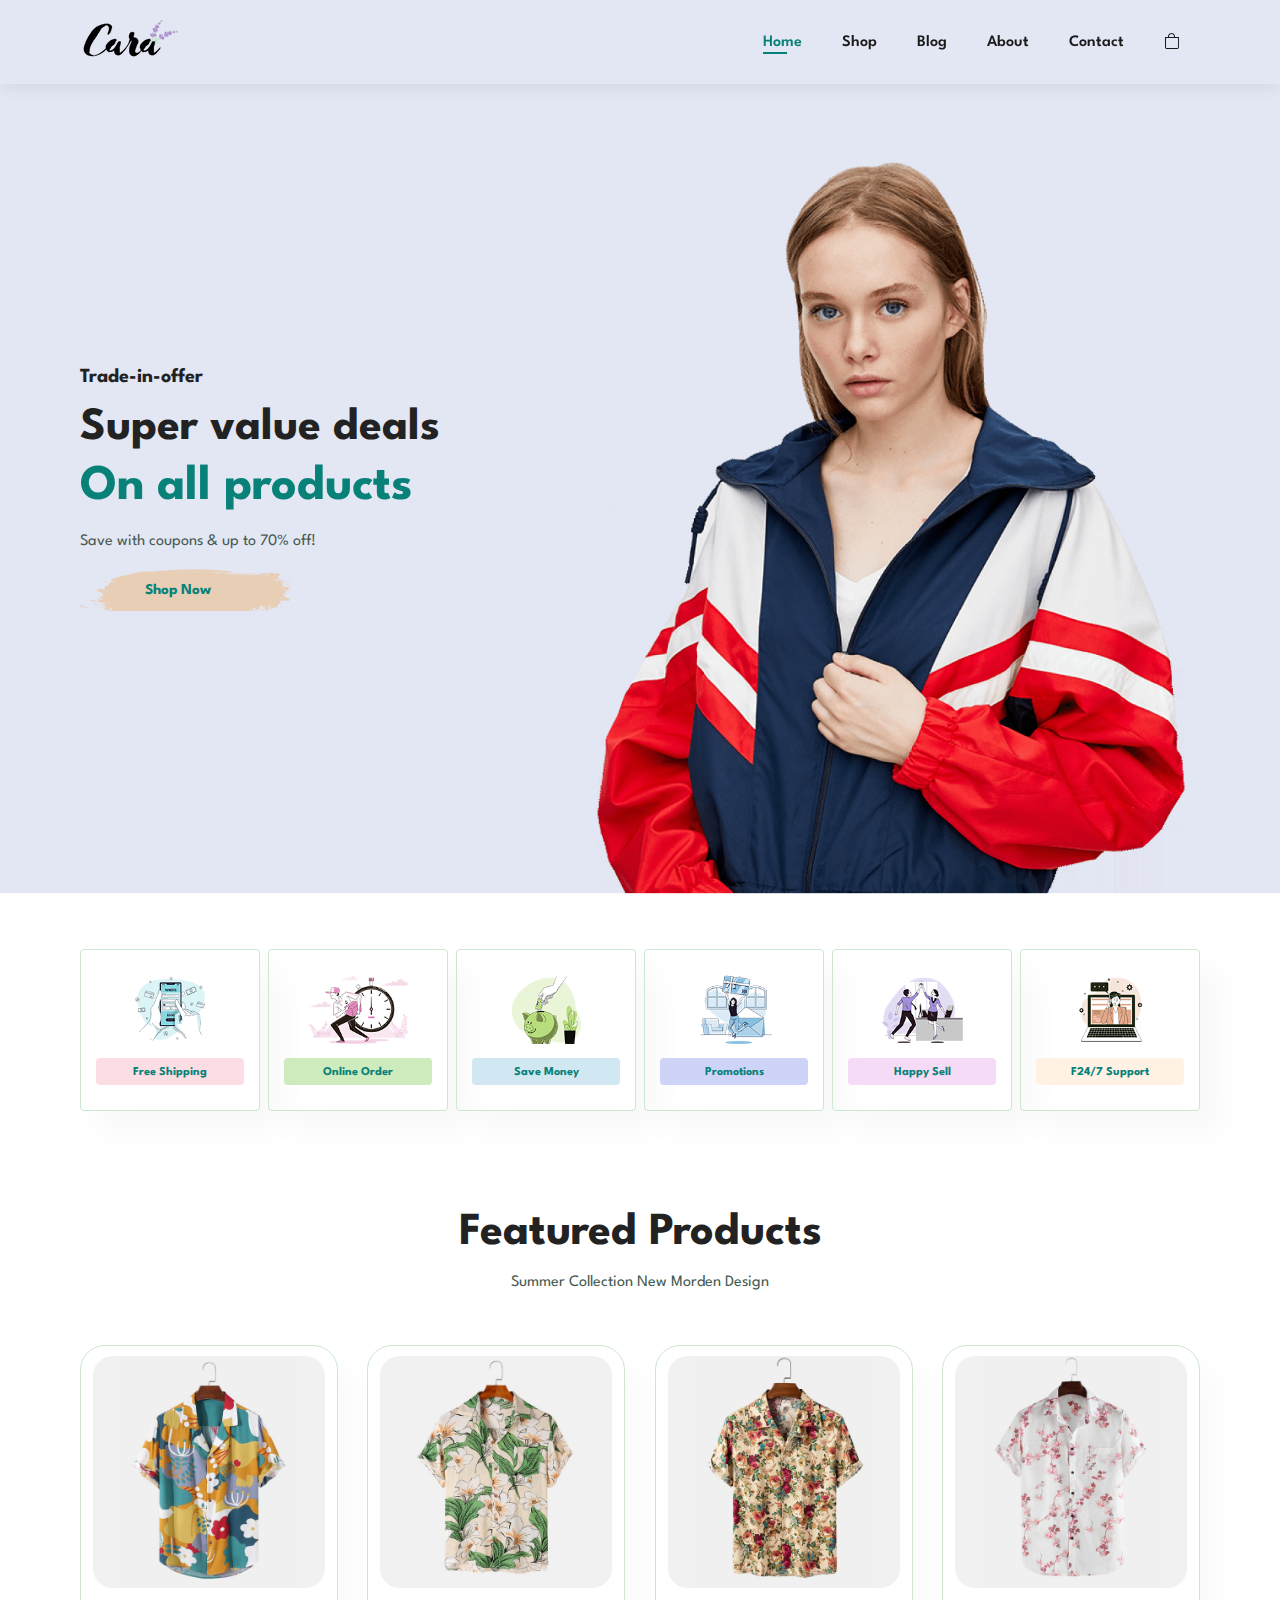
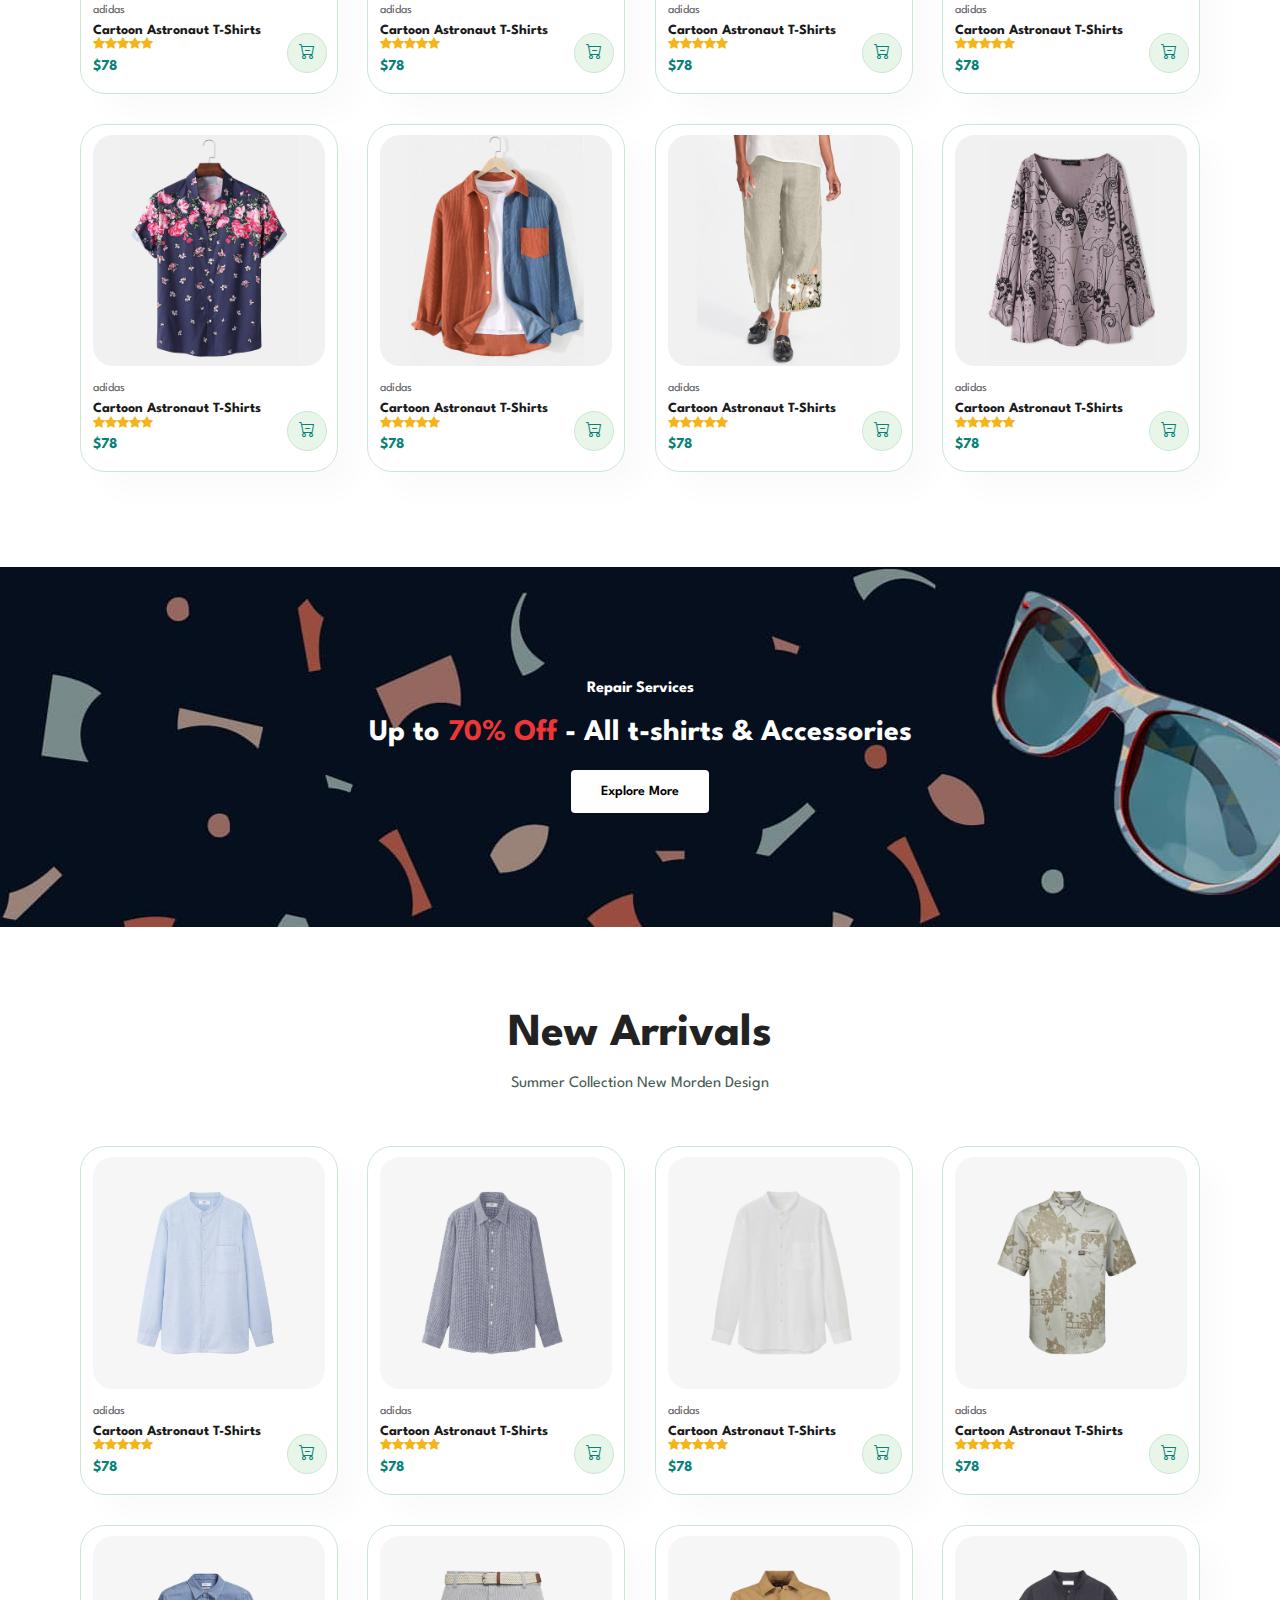
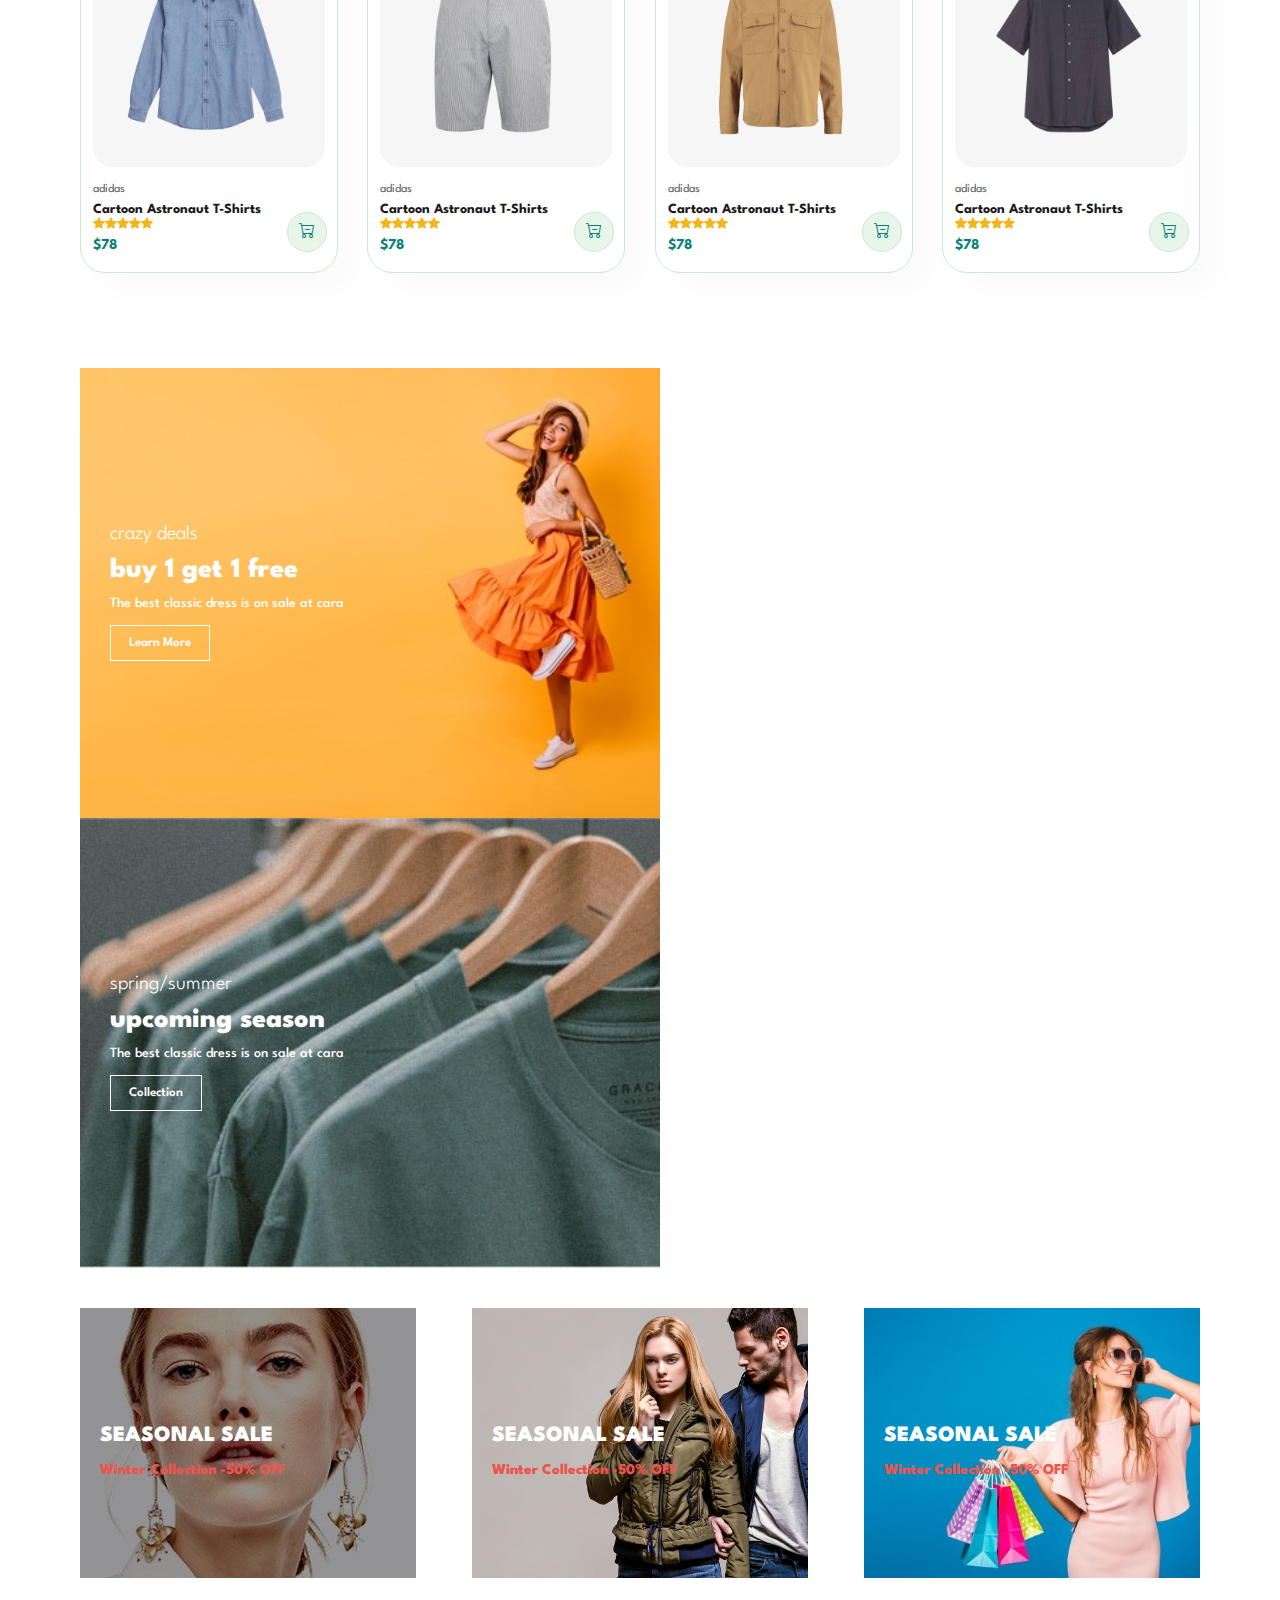
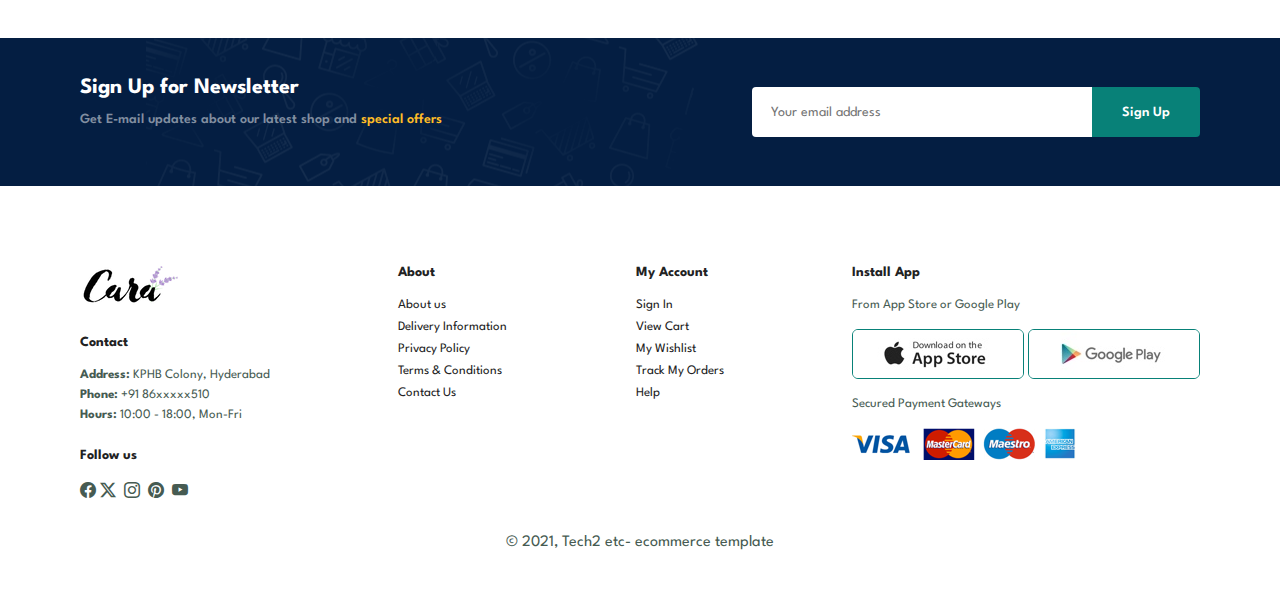
<file: index.html>
<!DOCTYPE html>
<html lang="en">
  <head>
    <meta charset="UTF-8" />
    <meta http-equiv="X-UA-Compatible" content="IE=edge" />
    <meta name="viewport" content="width=device-width, initial-scale=1.0" />
    <title>Cara</title>
    <link
      rel="stylesheet"
      href="https://cdn.jsdelivr.net/npm/bootstrap-icons@1.11.3/font/bootstrap-icons.min.css"
    />
    <link
      rel="stylesheet"
      href="https://cdnjs.cloudflare.com/ajax/libs/font-awesome/4.7.0/css/font-awesome.min.css"
    />

    <link rel="stylesheet" href="./files/style.css" />
  </head>

  <body>
    <section id="header">
      <a href="#"><img src="./files/img/logo.png" alt="" class="'logo" /></a>
      <div>
        <ul id="navbar">
          <li><a class="active" href="index.html">Home</a></li>
          <li><a href="./files/shop.html">Shop</a></li>
          <li><a href="./files/blog.html">Blog</a></li>
          <li><a href="./files/about.html">About</a></li>
          <li><a href="./files/contact.html">Contact</a></li>
          <li id="lg-bag">
            <a href="./files/cart.html"><i class="bi bi-bag"></i></a>
          </li>
          <a href="#" id="close"><i class="bi bi-x"></i></a>
        </ul>
      </div>
      <div id="mobile">
        <a href="./files/cart.html"><i class="bi bi-bag"></i></a>
        <i id="bar" class="bi bi-list"></i>
      </div>
    </section>
    <section id="hero">
      <h4>Trade-in-offer</h4>
      <h2>Super value deals</h2>
      <h1>On all products</h1>
      <p>Save with coupons & up to 70% off!</p>
      <button>Shop Now</button>
    </section>
    <section id="feature" class="section-p1">
      <div class="fe-box">
        <img src="./files/img/features/f1.png" alt="" />
        <h6>Free Shipping</h6>
      </div>
      <div class="fe-box">
        <img src="./files/img/features/f2.png" alt="" />
        <h6>Online Order</h6>
      </div>
      <div class="fe-box">
        <img src="./files/img/features/f3.png" alt="" />
        <h6>Save Money</h6>
      </div>
      <div class="fe-box">
        <img src="./files/img/features/f4.png" alt="" />
        <h6>Promotions</h6>
      </div>
      <div class="fe-box">
        <img src="./files/img/features/f5.png" alt="" />
        <h6>Happy Sell</h6>
      </div>
      <div class="fe-box">
        <img src="./files/img/features/f6.png" alt="" />
        <h6>F24/7 Support</h6>
      </div>
    </section>
    <section id="product1" class="section-p1">
      <h2>Featured Products</h2>
      <p>Summer Collection New Morden Design</p>
      <div class="pro-container">
        <div class="pro">
          <img src="./files/img/products/f1.jpg" alt="" />
          <div class="des">
            <span>adidas</span>
            <h5>Cartoon Astronaut T-Shirts</h5>
            <div class="star">
              <i class="bi bi-star-fill"></i><i class="bi bi-star-fill"></i
              ><i class="bi bi-star-fill"></i><i class="bi bi-star-fill"></i
              ><i class="bi bi-star-fill"></i>
            </div>
            <h4>$78</h4>
          </div>
          <a href="./files/sproduct.html"
            ><i class="bi bi-cart-dash cart"></i
          ></a>
        </div>
        <div class="pro">
          <img src="./files/img/products/f2.jpg" alt="" />
          <div class="des">
            <span>adidas</span>
            <h5>Cartoon Astronaut T-Shirts</h5>
            <div class="star">
              <i class="bi bi-star-fill"></i><i class="bi bi-star-fill"></i
              ><i class="bi bi-star-fill"></i><i class="bi bi-star-fill"></i
              ><i class="bi bi-star-fill"></i>
            </div>
            <h4>$78</h4>
          </div>
          <a href="#"><i class="bi bi-cart-dash cart"></i></a>
        </div>
        <div class="pro">
          <img src="./files/img/products/f3.jpg" alt="" />
          <div class="des">
            <span>adidas</span>
            <h5>Cartoon Astronaut T-Shirts</h5>
            <div class="star">
              <i class="bi bi-star-fill"></i><i class="bi bi-star-fill"></i
              ><i class="bi bi-star-fill"></i><i class="bi bi-star-fill"></i
              ><i class="bi bi-star-fill"></i>
            </div>
            <h4>$78</h4>
          </div>
          <a href="#"><i class="bi bi-cart-dash cart"></i></a>
        </div>
        <div class="pro">
          <img src="./files/img/products/f4.jpg" alt="" />
          <div class="des">
            <span>adidas</span>
            <h5>Cartoon Astronaut T-Shirts</h5>
            <div class="star">
              <i class="bi bi-star-fill"></i><i class="bi bi-star-fill"></i
              ><i class="bi bi-star-fill"></i><i class="bi bi-star-fill"></i
              ><i class="bi bi-star-fill"></i>
            </div>
            <h4>$78</h4>
          </div>
          <a href="#"><i class="bi bi-cart-dash cart"></i></a>
        </div>
        <div class="pro">
          <img src="./files/img/products/f5.jpg" alt="" />
          <div class="des">
            <span>adidas</span>
            <h5>Cartoon Astronaut T-Shirts</h5>
            <div class="star">
              <i class="bi bi-star-fill"></i><i class="bi bi-star-fill"></i
              ><i class="bi bi-star-fill"></i><i class="bi bi-star-fill"></i
              ><i class="bi bi-star-fill"></i>
            </div>
            <h4>$78</h4>
          </div>
          <a href="#"><i class="bi bi-cart-dash cart"></i></a>
        </div>
        <div class="pro">
          <img src="./files/img/products/f6.jpg" alt="" />
          <div class="des">
            <span>adidas</span>
            <h5>Cartoon Astronaut T-Shirts</h5>
            <div class="star">
              <i class="bi bi-star-fill"></i><i class="bi bi-star-fill"></i
              ><i class="bi bi-star-fill"></i><i class="bi bi-star-fill"></i
              ><i class="bi bi-star-fill"></i>
            </div>
            <h4>$78</h4>
          </div>
          <a href="#"><i class="bi bi-cart-dash cart"></i></a>
        </div>
        <div class="pro">
          <img src="./files/img/products/f7.jpg" alt="" />
          <div class="des">
            <span>adidas</span>
            <h5>Cartoon Astronaut T-Shirts</h5>
            <div class="star">
              <i class="bi bi-star-fill"></i><i class="bi bi-star-fill"></i
              ><i class="bi bi-star-fill"></i><i class="bi bi-star-fill"></i
              ><i class="bi bi-star-fill"></i>
            </div>
            <h4>$78</h4>
          </div>
          <a href="#"><i class="bi bi-cart-dash cart"></i></a>
        </div>
        <div class="pro">
          <img src="./files/img/products/f8.jpg" alt="" />
          <div class="des">
            <span>adidas</span>
            <h5>Cartoon Astronaut T-Shirts</h5>
            <div class="star">
              <i class="bi bi-star-fill"></i><i class="bi bi-star-fill"></i
              ><i class="bi bi-star-fill"></i><i class="bi bi-star-fill"></i
              ><i class="bi bi-star-fill"></i>
            </div>
            <h4>$78</h4>
          </div>
          <a href="#"><i class="bi bi-cart-dash cart"></i></a>
        </div>
      </div>
    </section>
    <section id="banner" class="section-m1">
      <h4>Repair Services</h4>
      <h2>Up to <span>70% Off</span> - All t-shirts & Accessories</h2>
      <button class="normal">Explore More</button>
    </section>
    <section id="product1" class="section-p1">
      <h2>New Arrivals</h2>
      <p>Summer Collection New Morden Design</p>
      <div class="pro-container">
        <div class="pro">
          <img src="./files/img/products/n1.jpg" alt="" />
          <div class="des">
            <span>adidas</span>
            <h5>Cartoon Astronaut T-Shirts</h5>
            <div class="star">
              <i class="bi bi-star-fill"></i><i class="bi bi-star-fill"></i
              ><i class="bi bi-star-fill"></i><i class="bi bi-star-fill"></i
              ><i class="bi bi-star-fill"></i>
            </div>
            <h4>$78</h4>
          </div>
          <a href="#"><i class="bi bi-cart-dash cart"></i></a>
        </div>
        <div class="pro">
          <img src="./files/img/products/n2.jpg" alt="" />
          <div class="des">
            <span>adidas</span>
            <h5>Cartoon Astronaut T-Shirts</h5>
            <div class="star">
              <i class="bi bi-star-fill"></i><i class="bi bi-star-fill"></i
              ><i class="bi bi-star-fill"></i><i class="bi bi-star-fill"></i
              ><i class="bi bi-star-fill"></i>
            </div>
            <h4>$78</h4>
          </div>
          <a href="#"><i class="bi bi-cart-dash cart"></i></a>
        </div>
        <div class="pro">
          <img src="./files/img/products/n3.jpg" alt="" />
          <div class="des">
            <span>adidas</span>
            <h5>Cartoon Astronaut T-Shirts</h5>
            <div class="star">
              <i class="bi bi-star-fill"></i><i class="bi bi-star-fill"></i
              ><i class="bi bi-star-fill"></i><i class="bi bi-star-fill"></i
              ><i class="bi bi-star-fill"></i>
            </div>
            <h4>$78</h4>
          </div>
          <a href="#"><i class="bi bi-cart-dash cart"></i></a>
        </div>
        <div class="pro">
          <img src="./files/img/products/n4.jpg" alt="" />
          <div class="des">
            <span>adidas</span>
            <h5>Cartoon Astronaut T-Shirts</h5>
            <div class="star">
              <i class="bi bi-star-fill"></i><i class="bi bi-star-fill"></i
              ><i class="bi bi-star-fill"></i><i class="bi bi-star-fill"></i
              ><i class="bi bi-star-fill"></i>
            </div>
            <h4>$78</h4>
          </div>
          <a href="#"><i class="bi bi-cart-dash cart"></i></a>
        </div>
        <div class="pro">
          <img src="./files/img/products/n5.jpg" alt="" />
          <div class="des">
            <span>adidas</span>
            <h5>Cartoon Astronaut T-Shirts</h5>
            <div class="star">
              <i class="bi bi-star-fill"></i><i class="bi bi-star-fill"></i
              ><i class="bi bi-star-fill"></i><i class="bi bi-star-fill"></i
              ><i class="bi bi-star-fill"></i>
            </div>
            <h4>$78</h4>
          </div>
          <a href="#"><i class="bi bi-cart-dash cart"></i></a>
        </div>
        <div class="pro">
          <img src="./files/img/products/n6.jpg" alt="" />
          <div class="des">
            <span>adidas</span>
            <h5>Cartoon Astronaut T-Shirts</h5>
            <div class="star">
              <i class="bi bi-star-fill"></i><i class="bi bi-star-fill"></i
              ><i class="bi bi-star-fill"></i><i class="bi bi-star-fill"></i
              ><i class="bi bi-star-fill"></i>
            </div>
            <h4>$78</h4>
          </div>
          <a href="#"><i class="bi bi-cart-dash cart"></i></a>
        </div>
        <div class="pro">
          <img src="./files/img/products/n7.jpg" alt="" />
          <div class="des">
            <span>adidas</span>
            <h5>Cartoon Astronaut T-Shirts</h5>
            <div class="star">
              <i class="bi bi-star-fill"></i><i class="bi bi-star-fill"></i
              ><i class="bi bi-star-fill"></i><i class="bi bi-star-fill"></i
              ><i class="bi bi-star-fill"></i>
            </div>
            <h4>$78</h4>
          </div>
          <a href="#"><i class="bi bi-cart-dash cart"></i></a>
        </div>
        <div class="pro">
          <img src="./files/img/products/n8.jpg" alt="" />
          <div class="des">
            <span>adidas</span>
            <h5>Cartoon Astronaut T-Shirts</h5>
            <div class="star">
              <i class="bi bi-star-fill"></i><i class="bi bi-star-fill"></i
              ><i class="bi bi-star-fill"></i><i class="bi bi-star-fill"></i
              ><i class="bi bi-star-fill"></i>
            </div>
            <h4>$78</h4>
          </div>
          <a href="#"><i class="bi bi-cart-dash cart"></i></a>
        </div>
      </div>
    </section>
    <section id="sm-banner" class="section-p1">
      <div class="banner-box">
        <h4>crazy deals</h4>
        <h2>buy 1 get 1 free</h2>
        <span>The best classic dress is on sale at cara</span>
        <button class="white">Learn More</button>
      </div>
      <div class="banner-box banner-box2">
        <h4>spring/summer</h4>
        <h2>upcoming season</h2>
        <span>The best classic dress is on sale at cara</span>
        <button class="white">Collection</button>
      </div>
    </section>
    <section id="banner3">
      <div class="banner-box">
        <h2>SEASONAL SALE</h2>
        <h3>Winter Collection -50% OFF</h3>
      </div>
      <div class="banner-box banner-box2">
        <h2>SEASONAL SALE</h2>
        <h3>Winter Collection -50% OFF</h3>
      </div>
      <div class="banner-box banner-box3">
        <h2>SEASONAL SALE</h2>
        <h3>Winter Collection -50% OFF</h3>
      </div>
    </section>
    <section id="newsletter" class="section-p1 section-m1">
      <div class="newstext">
        <h4>Sign Up for Newsletter</h4>
        <p>
          Get E-mail updates about our latest shop and
          <span>special offers</span>
        </p>
      </div>
      <div class="form">
        <input type="text" name="" id="" placeholder="Your email address" />
        <button class="normal">Sign Up</button>
      </div>
    </section>
    <footer class="section-p1">
      <div class="footer">
        <div class="col">
          <img class="logo" src="./files/img/logo.png" alt="" />
          <h4>Contact</h4>
          <p><strong>Address:</strong> KPHB Colony, Hyderabad</p>
          <p><strong>Phone:</strong> +91 86xxxxx510</p>
          <p><strong>Hours:</strong> 10:00 - 18:00, Mon-Fri</p>
          <div class="follow">
            <h4>Follow us</h4>
            <div class="icon">
              <i class="bi bi-facebook"></i><i class="bi bi-twitter-x"></i>
              <i class="bi bi-instagram"></i>
              <i class="bi bi-pinterest"></i>
              <i class="bi bi-youtube"></i>
            </div>
          </div>
        </div>
        <div class="col">
          <h4>About</h4>
          <a href="#">About us</a><a href="#">Delivery Information</a
          ><a href="#">Privacy Policy</a><a href="#">Terms & Conditions</a
          ><a href="#">Contact Us</a>
        </div>
        <div class="col">
          <h4>My Account</h4>
          <a href="#">Sign In</a><a href="#">View Cart</a
          ><a href="#">My Wishlist</a><a href="#">Track My Orders</a
          ><a href="#">Help</a>
        </div>
        <div class="col install">
          <h4>Install App</h4>
          <p>From App Store or Google Play</p>
          <div class="row">
            <img src="./files/img/pay/app.jpg" alt="" />
            <img src="./files/img/pay/play.jpg" alt="" />
          </div>
          <p>Secured Payment Gateways</p>
          <img src="./files/img/pay/pay.png" alt="" />
        </div>
      </div>
      <div class="copyright">
        <p>&copy; 2021, Tech2 etc- ecommerce template</p>
      </div>
    </footer>
    <script src="./files/script.js"></script>
  </body>
</html>
</file>
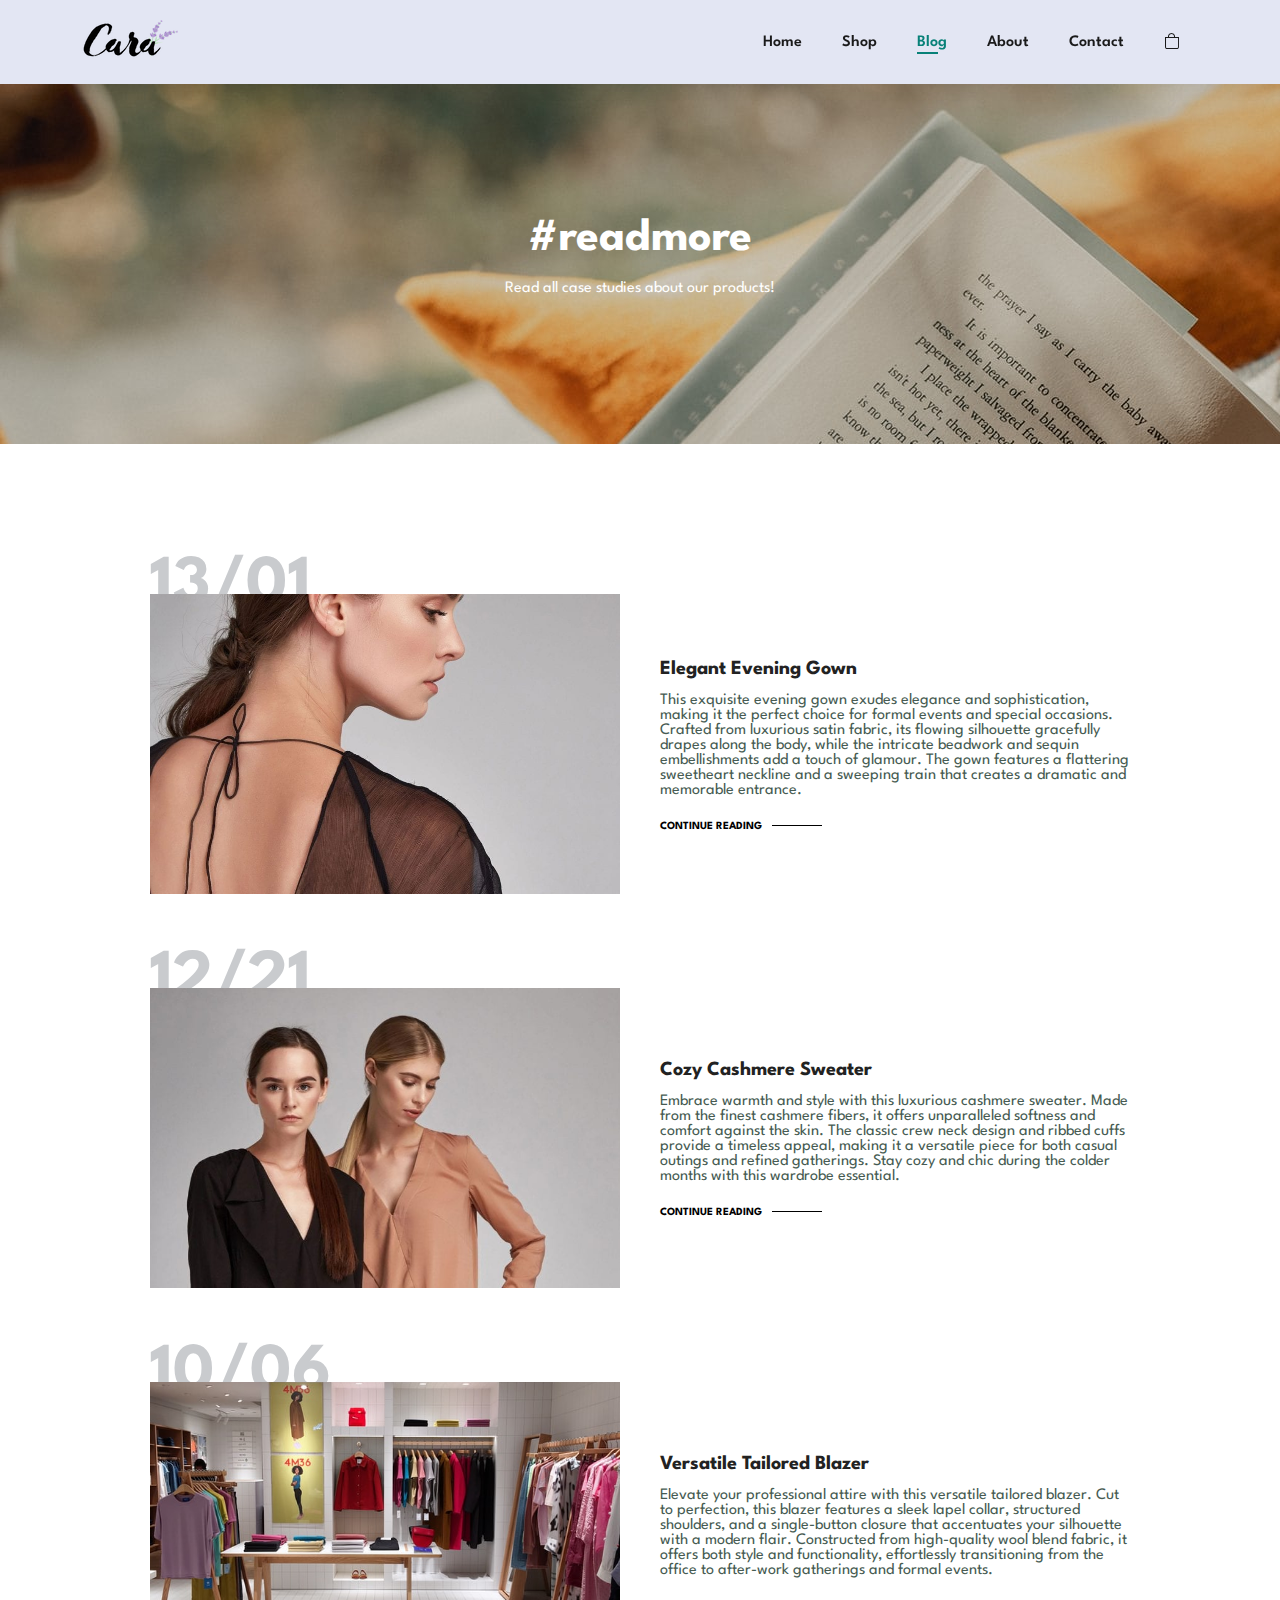
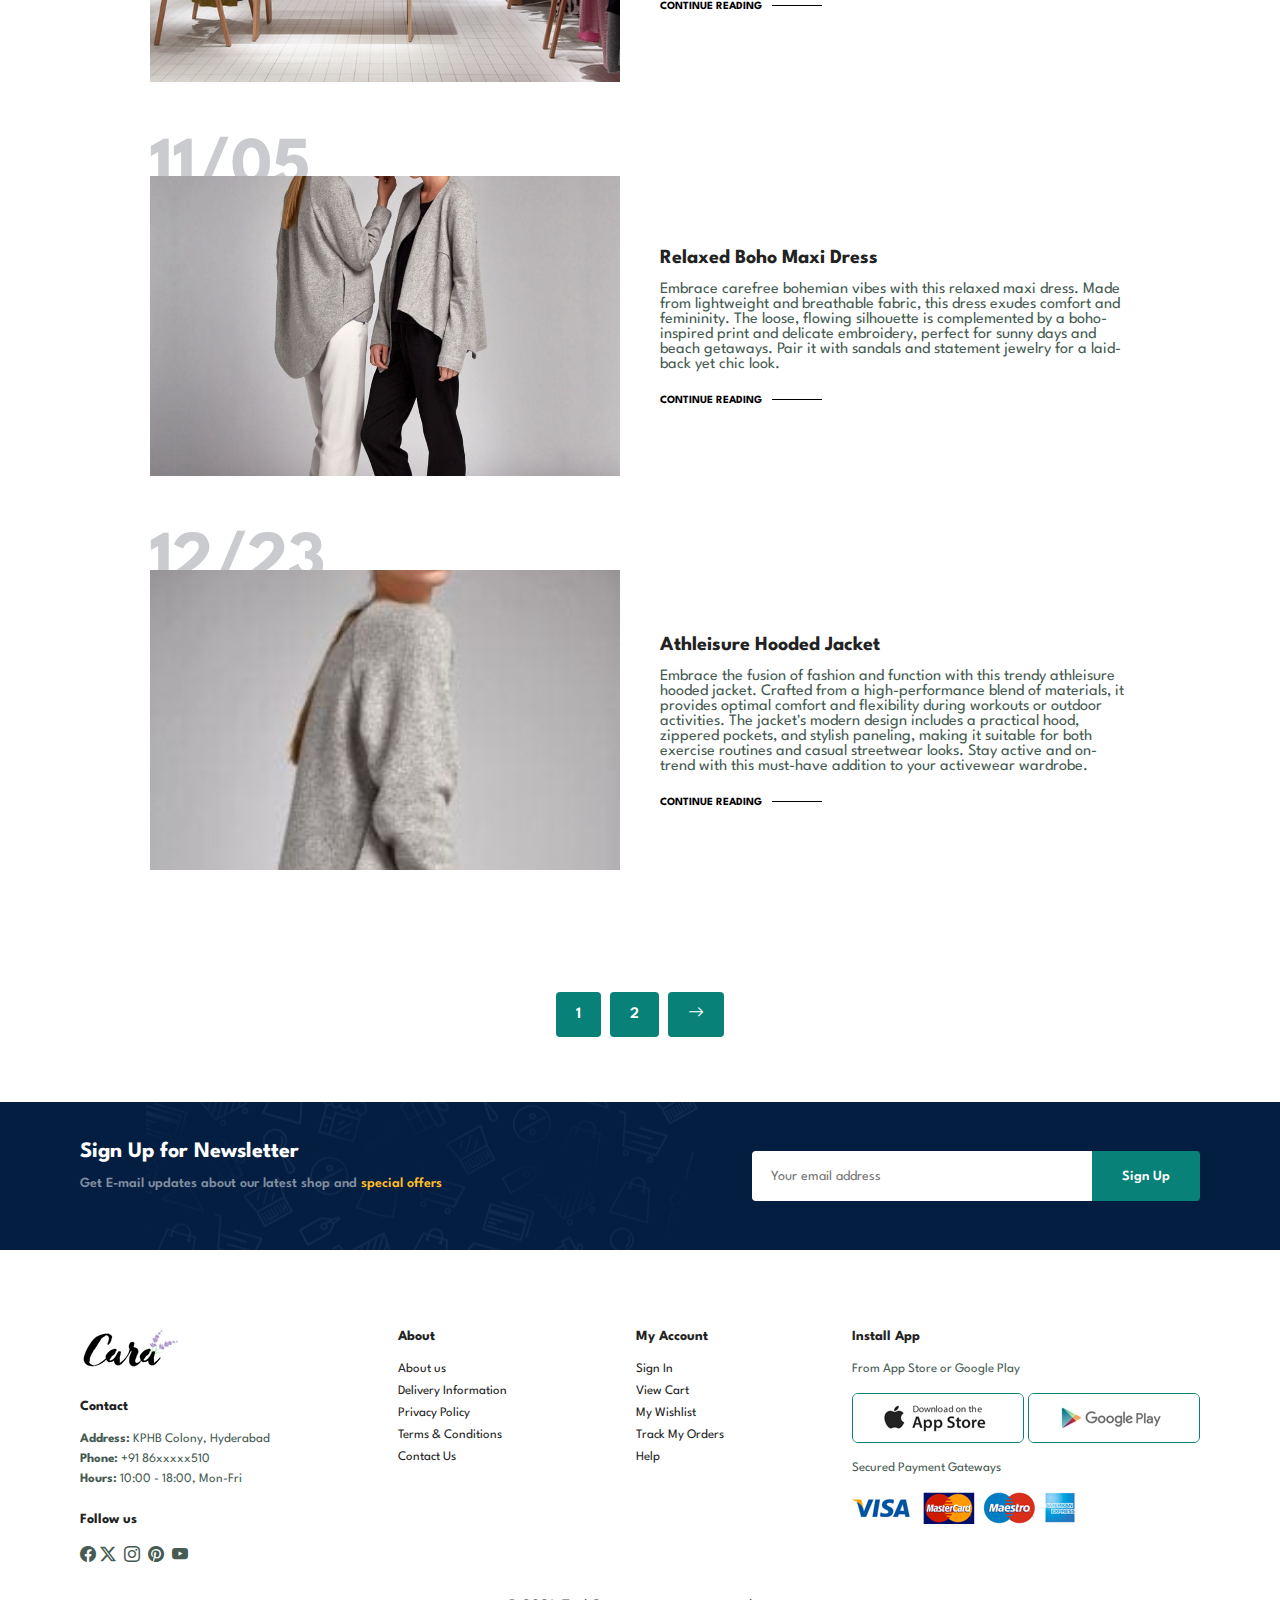
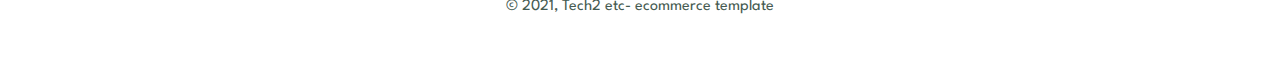
<file: files/blog.html>
<!DOCTYPE html>
<html lang="en">
  <head>
    <meta charset="UTF-8" />
    <meta http-equiv="X-UA-Compatible" content="IE=edge" />
    <meta name="viewport" content="width=device-width, initial-scale=1.0" />
    <title>Tech2etc Ecommerce Tutorial</title>
    <link
      rel="stylesheet"
      href="https://pro.fontawesome.com/releases/v5.10.0/css/all.css"
    />
    <link
      rel="stylesheet"
      href="https://cdn.jsdelivr.net/npm/bootstrap-icons@1.11.3/font/bootstrap-icons.min.css"
    />

    <link rel="stylesheet" href="style.css" />
  </head>

  <body>
    <section id="header">
      <a href="../index.html"
        ><img src="./img/logo.png" alt="logo" class="logo"
      /></a>
      <div>
        <ul id="navbar">
          <li><a href="./index.html">Home</a></li>
          <li><a href="./shop.html">Shop</a></li>
          <li><a class="active" href="./blog.html">Blog</a></li>
          <li><a href="./about.html">About</a></li>
          <li><a href="./contact.html">Contact</a></li>
          <li class="lg-bag">
            <a href="./cart.html"><i class="bi bi-bag"></i></a>
          </li>
          <a href="#" id="close"><i class="bi bi-x"></i></a>
        </ul>
      </div>
      <div id="mobile">
        <a href="./cart.html"><i class="bi bi-bag"></i></a>
        <i id="bar" class="bi bi-list"></i>
      </div>
    </section>
    <section id="page-header" class="blog-header">
      <h2>#readmore</h2>
      <p>Read all case studies about our products!</p>
    </section>
    <section id="blog">
      <div class="blog-box">
        <div class="blog-img">
          <img src="./img/blog/b1.jpg" alt="B-1" />
        </div>
        <div class="blog-details">
          <h4>Elegant Evening Gown</h4>
          <p>
            This exquisite evening gown exudes elegance and sophistication,
            making it the perfect choice for formal events and special
            occasions. Crafted from luxurious satin fabric, its flowing
            silhouette gracefully drapes along the body, while the intricate
            beadwork and sequin embellishments add a touch of glamour. The gown
            features a flattering sweetheart neckline and a sweeping train that
            creates a dramatic and memorable entrance.
          </p>
          <a href="#">CONTINUE READING</a>
        </div>
        <h1>13/01</h1>
      </div>
      <div class="blog-box">
        <div class="blog-img">
          <img src="./img/blog/b2.jpg" alt="B-2" />
        </div>
        <div class="blog-details">
          <h4>Cozy Cashmere Sweater</h4>
          <p>
            Embrace warmth and style with this luxurious cashmere sweater. Made
            from the finest cashmere fibers, it offers unparalleled softness and
            comfort against the skin. The classic crew neck design and ribbed
            cuffs provide a timeless appeal, making it a versatile piece for
            both casual outings and refined gatherings. Stay cozy and chic
            during the colder months with this wardrobe essential.
          </p>
          <a href="#">CONTINUE READING</a>
        </div>
        <h1>12/21</h1>
      </div>
      <div class="blog-box">
        <div class="blog-img">
          <img src="./img/blog/b3.jpg" alt="B-3" />
        </div>
        <div class="blog-details">
          <h4>Versatile Tailored Blazer</h4>
          <p>
            Elevate your professional attire with this versatile tailored
            blazer. Cut to perfection, this blazer features a sleek lapel
            collar, structured shoulders, and a single-button closure that
            accentuates your silhouette with a modern flair. Constructed from
            high-quality wool blend fabric, it offers both style and
            functionality, effortlessly transitioning from the office to
            after-work gatherings and formal events.
          </p>
          <a href="#">CONTINUE READING</a>
        </div>
        <h1>10/06</h1>
      </div>
      <div class="blog-box">
        <div class="blog-img">
          <img src="./img/blog/b4.jpg" alt="B-4" />
        </div>
        <div class="blog-details">
          <h4>Relaxed Boho Maxi Dress</h4>
          <p>
            Embrace carefree bohemian vibes with this relaxed maxi dress. Made
            from lightweight and breathable fabric, this dress exudes comfort
            and femininity. The loose, flowing silhouette is complemented by a
            boho-inspired print and delicate embroidery, perfect for sunny days
            and beach getaways. Pair it with sandals and statement jewelry for a
            laid-back yet chic look.
          </p>
          <a href="#">CONTINUE READING</a>
        </div>
        <h1>11/05</h1>
      </div>
      <div class="blog-box">
        <div class="blog-img">
          <img src="./img/blog/b5.jpg" alt="B-5" />
        </div>
        <div class="blog-details">
          <h4>Athleisure Hooded Jacket</h4>
          <p>
            Embrace the fusion of fashion and function with this trendy
            athleisure hooded jacket. Crafted from a high-performance blend of
            materials, it provides optimal comfort and flexibility during
            workouts or outdoor activities. The jacket's modern design includes
            a practical hood, zippered pockets, and stylish paneling, making it
            suitable for both exercise routines and casual streetwear looks.
            Stay active and on-trend with this must-have addition to your
            activewear wardrobe.
          </p>
          <a href="#">CONTINUE READING</a>
        </div>
        <h1>12/23</h1>
      </div>
    </section>
    <section id="pagination" class="section-p1">
      <a href="#">1</a>
      <a href="#">2</a>
      <a href="#"><i class="bi bi-arrow-right"></i></a>
    </section>
    <section id="newsletter" class="section-p1 section-m1">
      <div class="newstext">
        <h4>Sign Up for Newsletter</h4>
        <p>
          Get E-mail updates about our latest shop and
          <span>special offers</span>
        </p>
      </div>
      <div class="form">
        <input type="text" name="" id="" placeholder="Your email address" />
        <button class="normal">Sign Up</button>
      </div>
    </section>
    <footer class="section-p1">
      <div class="footer">
        <div class="col">
          <img class="logo" src="img/logo.png" alt="" />
          <h4>Contact</h4>
          <p><strong>Address:</strong> KPHB Colony, Hyderabad</p>
          <p><strong>Phone:</strong> +91 86xxxxx510</p>
          <p><strong>Hours:</strong> 10:00 - 18:00, Mon-Fri</p>
          <div class="follow">
            <h4>Follow us</h4>
            <div class="icon">
              <i class="bi bi-facebook"></i><i class="bi bi-twitter-x"></i>
              <i class="bi bi-instagram"></i>
              <i class="bi bi-pinterest"></i>
              <i class="bi bi-youtube"></i>
            </div>
          </div>
        </div>
        <div class="col">
          <h4>About</h4>
          <a href="#">About us</a><a href="#">Delivery Information</a
          ><a href="#">Privacy Policy</a><a href="#">Terms & Conditions</a
          ><a href="#">Contact Us</a>
        </div>
        <div class="col">
          <h4>My Account</h4>
          <a href="#">Sign In</a><a href="#">View Cart</a
          ><a href="#">My Wishlist</a><a href="#">Track My Orders</a
          ><a href="#">Help</a>
        </div>
        <div class="col install">
          <h4>Install App</h4>
          <p>From App Store or Google Play</p>
          <div class="row">
            <img src="img/pay/app.jpg" alt="" />
            <img src="img/pay/play.jpg" alt="" />
          </div>
          <p>Secured Payment Gateways</p>
          <img src="img/pay/pay.png" alt="" />
        </div>
      </div>
      <div class="copyright">
        <p>&copy; 2021, Tech2 etc- ecommerce template</p>
      </div>
    </footer>
    <script src="script.js"></script>
  </body>
</html>
</file>
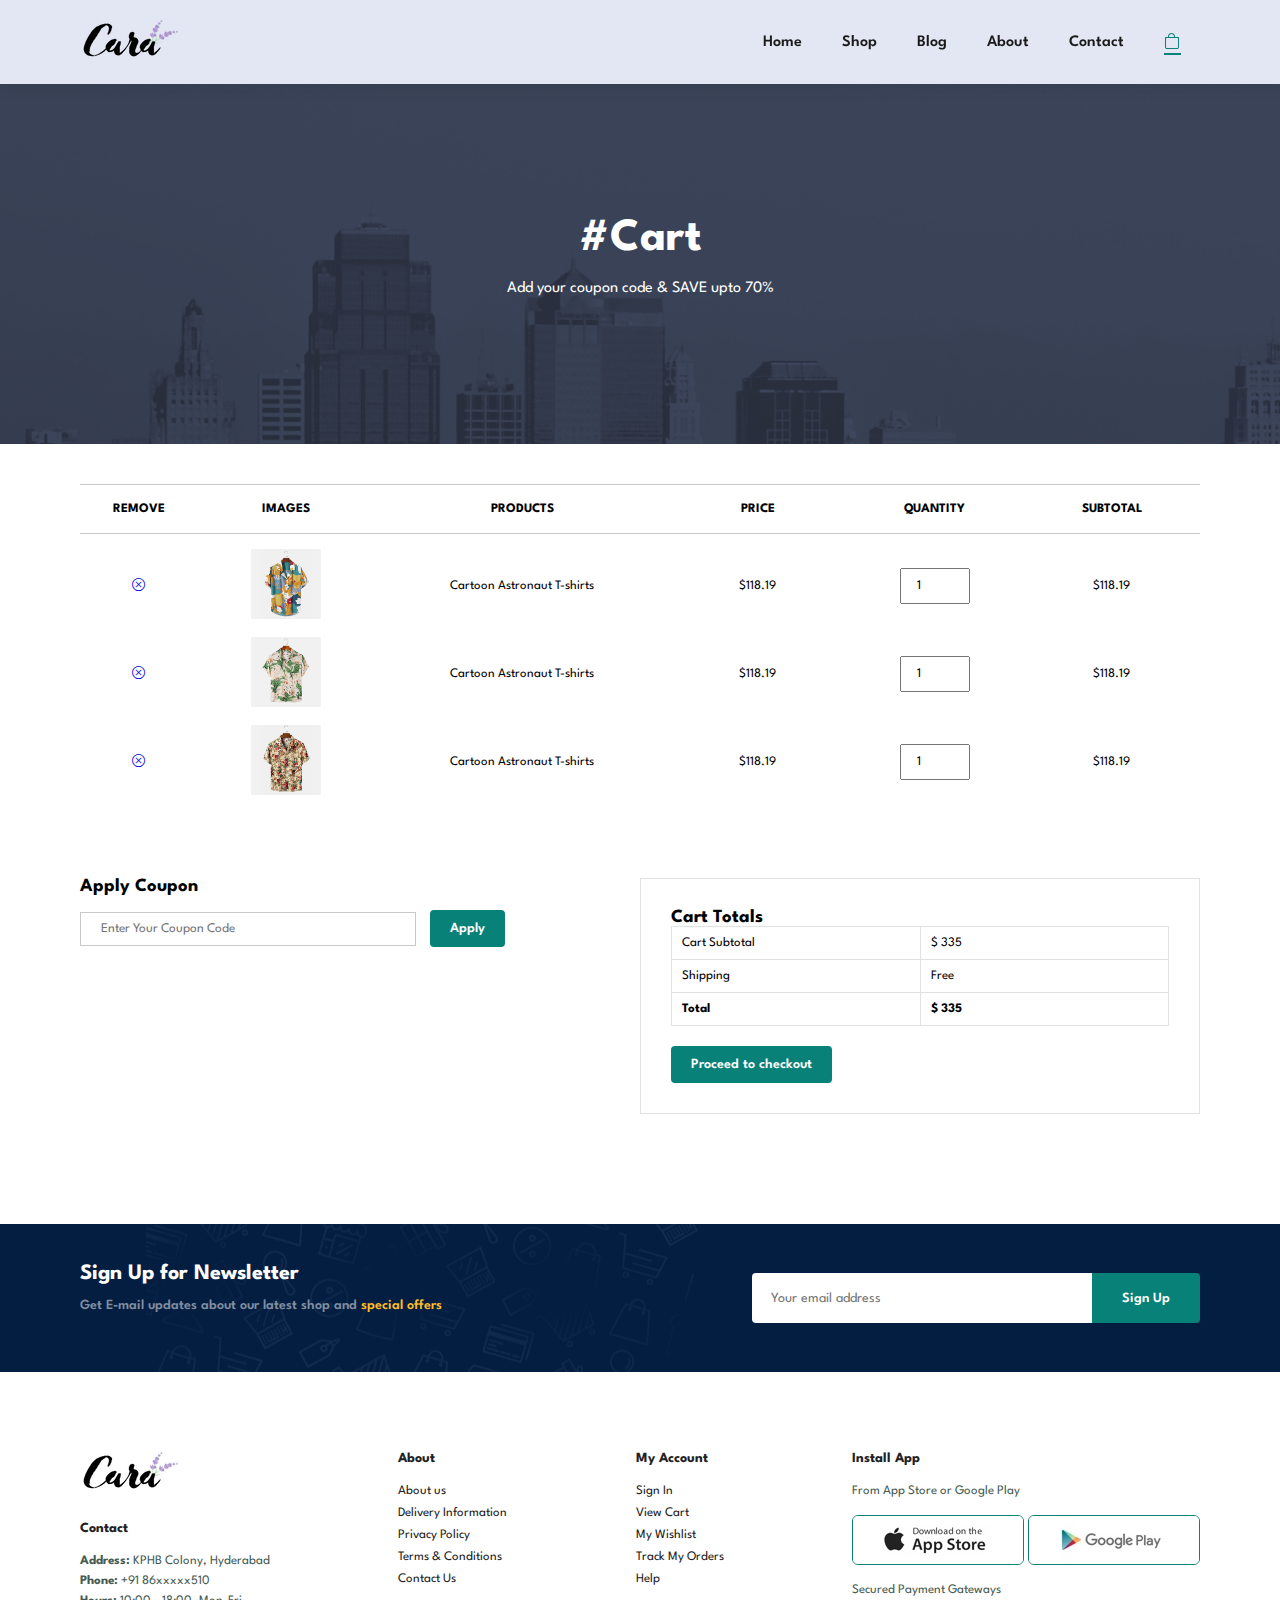
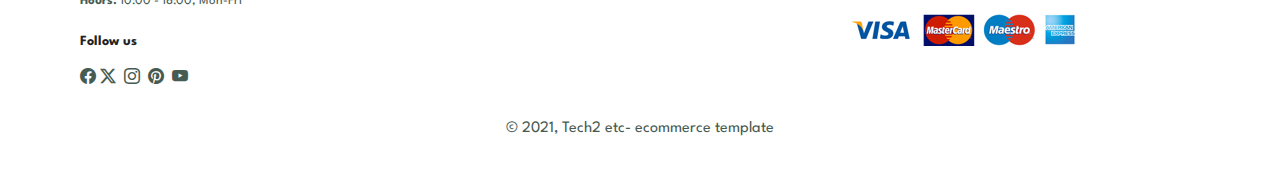
<file: files/cart.html>
<!DOCTYPE html>
<html lang="en">
  <head>
    <meta charset="UTF-8" />
    <meta http-equiv="X-UA-Compatible" content="IE=edge" />
    <meta name="viewport" content="width=device-width, initial-scale=1.0" />
    <title>Document</title>

    <link
      rel="stylesheet"
      href="https://pro.fontawesome.com/releases/v5.10.0/css/all.css"
    />
    <link
      rel="stylesheet"
      href="https://cdn.jsdelivr.net/npm/bootstrap-icons@1.11.3/font/bootstrap-icons.min.css"
    />
    <link rel="stylesheet" href="style.css" />
  </head>

  <body>
    <section id="header">
      <a href="#"><img src="img/logo.png" alt="" class="'logo" /></a>
      <div>
        <ul id="navbar">
          <li><a href="../index.html">Home</a></li>
          <li><a href="shop.html">Shop</a></li>
          <li><a href="blog.html">Blog</a></li>
          <li><a href="about.html">About</a></li>
          <li><a href="contact.html">Contact</a></li>
          <li id="lg-bag">
            <a class="active" href="cart.html"><i class="bi bi-bag"></i></a>
          </li>
          <a href="#" id="close"><i class="bi bi-x"></i></a>
        </ul>
      </div>
      <div id="mobile">
        <a href="cart.html"><i class="bi bi-bag"></i></a>
        <i id="bar" class="bi bi-list"></i>
      </div>
    </section>
    <section id="page-header" class="about-header">
      <h2>#Cart</h2>
      <p>Add your coupon code & SAVE upto 70%</p>
    </section>
    <section id="cart" class="section-p1">
      <table width="100%">
        <thead>
          <tr>
            <td>REMOVE</td>
            <td>IMAGES</td>
            <td>PRODUCTS</td>
            <td>PRICE</td>
            <td>QUANTITY</td>
            <td>SUBTOTAL</td>
          </tr>
        </thead>
        <tbody>
          <tr>
            <td>
              <a href="#"><i class="bi bi-x-circle"></i></a>
            </td>
            <td><img src="./img/products/f1.jpg" alt="P-1" /></td>
            <td>Cartoon Astronaut T-shirts</td>
            <td>$118.19</td>
            <td><input type="number" value="1" /></td>
            <td>$118.19</td>
          </tr>
          <tr>
            <td>
              <a href="#"><i class="bi bi-x-circle"></i></a>
            </td>
            <td><img src="./img/products/f2.jpg" alt="P-1" /></td>
            <td>Cartoon Astronaut T-shirts</td>
            <td>$118.19</td>
            <td><input type="number" value="1" /></td>
            <td>$118.19</td>
          </tr>
          <tr>
            <td>
              <a href="#"><i class="bi bi-x-circle"></i></a>
            </td>
            <td><img src="./img/products/f3.jpg" alt="P-1" /></td>
            <td>Cartoon Astronaut T-shirts</td>
            <td>$118.19</td>
            <td><input type="number" value="1" /></td>
            <td>$118.19</td>
          </tr>
        </tbody>
      </table>
    </section>
    <section id="cart-add" class="section-p1">
      <div id="coupon">
        <h3>Apply Coupon</h3>
        <div>
          <input type="text" placeholder="Enter Your Coupon Code" />
          <button class="normal">Apply</button>
        </div>
      </div>
      <div id="sub-total">
        <h3>Cart Totals</h3>
        <table>
          <tr>
            <td>Cart Subtotal</td>
            <td>$ 335</td>
          </tr>
          <tr>
            <td>Shipping</td>
            <td>Free</td>
          </tr>
          <tr>
            <td><strong>Total</strong></td>
            <td><strong>$ 335</strong></td>
          </tr>
        </table>
        <button class="normal">Proceed to checkout</button>
      </div>
    </section>
     </section>
    <section id="newsletter" class="section-p1 section-m1">
      <div class="newstext">
        <h4>Sign Up for Newsletter</h4>
        <p>
          Get E-mail updates about our latest shop and
          <span>special offers</span>
        </p>
      </div>
      <div class="form">
        <input type="text" name="" id="" placeholder="Your email address" />
        <button class="normal">Sign Up</button>
      </div>
    </section>
    <footer class="section-p1">
      <div class="footer">
        <div class="col">
          <img class="logo" src="img/logo.png" alt="" />
          <h4>Contact</h4>
          <p><strong>Address:</strong> KPHB Colony, Hyderabad</p>
          <p><strong>Phone:</strong> +91 86xxxxx510</p>
          <p><strong>Hours:</strong> 10:00 - 18:00, Mon-Fri</p>
          <div class="follow">
            <h4>Follow us</h4>
            <div class="icon">
              <i class="bi bi-facebook"></i><i class="bi bi-twitter-x"></i>
              <i class="bi bi-instagram"></i>
              <i class="bi bi-pinterest"></i>
              <i class="bi bi-youtube"></i>
            </div>
          </div>
        </div>
        <div class="col">
          <h4>About</h4>
          <a href="#">About us</a><a href="#">Delivery Information</a
          ><a href="#">Privacy Policy</a><a href="#">Terms & Conditions</a
          ><a href="#">Contact Us</a>
        </div>
        <div class="col">
          <h4>My Account</h4>
          <a href="#">Sign In</a><a href="#">View Cart</a
          ><a href="#">My Wishlist</a><a href="#">Track My Orders</a
          ><a href="#">Help</a>
        </div>
        <div class="col install">
          <h4>Install App</h4>
          <p>From App Store or Google Play</p>
          <div class="row">
            <img src="img/pay/app.jpg" alt="" />
            <img src="img/pay/play.jpg" alt="" />
          </div>
          <p>Secured Payment Gateways</p>
          <img src="img/pay/pay.png" alt="" />
        </div>
      </div>
      <div class="copyright">
        <p>&copy; 2021, Tech2 etc- ecommerce template</p>
      </div>
    </footer>
    <script src="script.js"></script>
  </body>
</html>
</file>
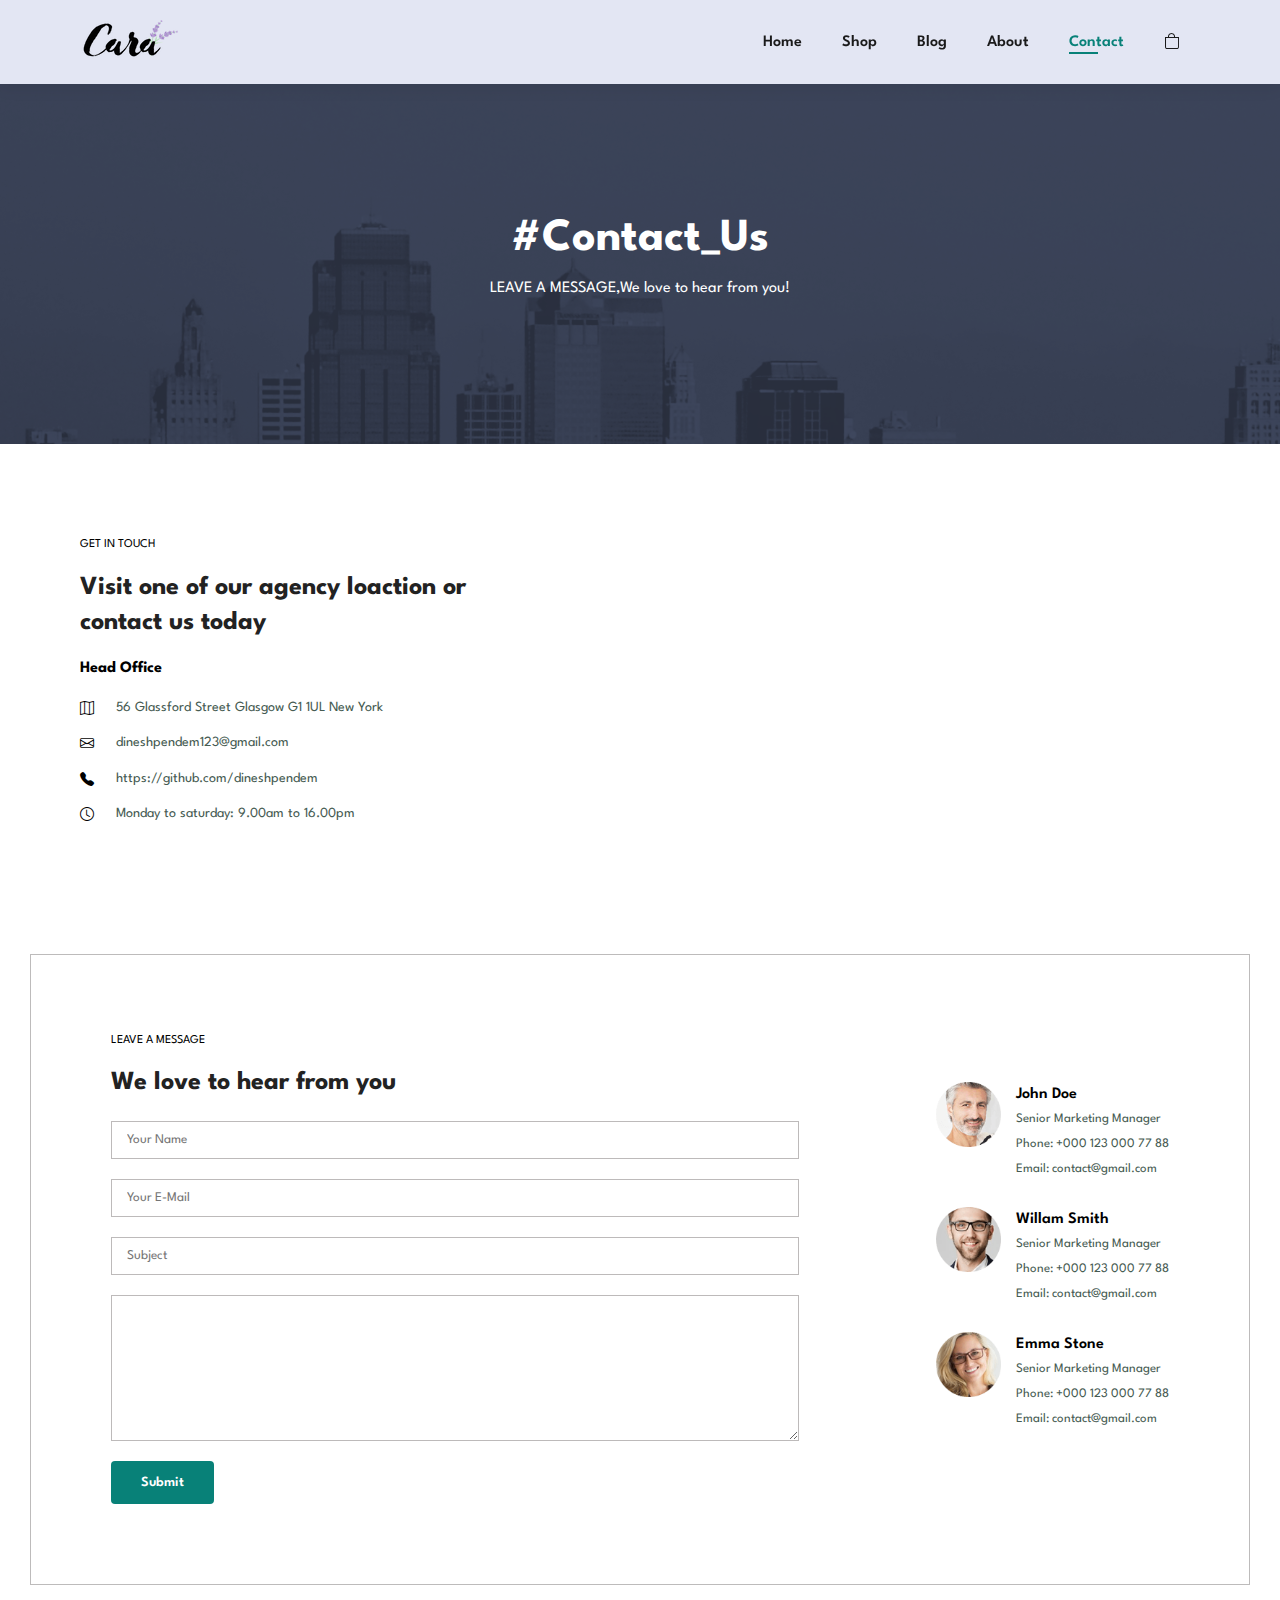
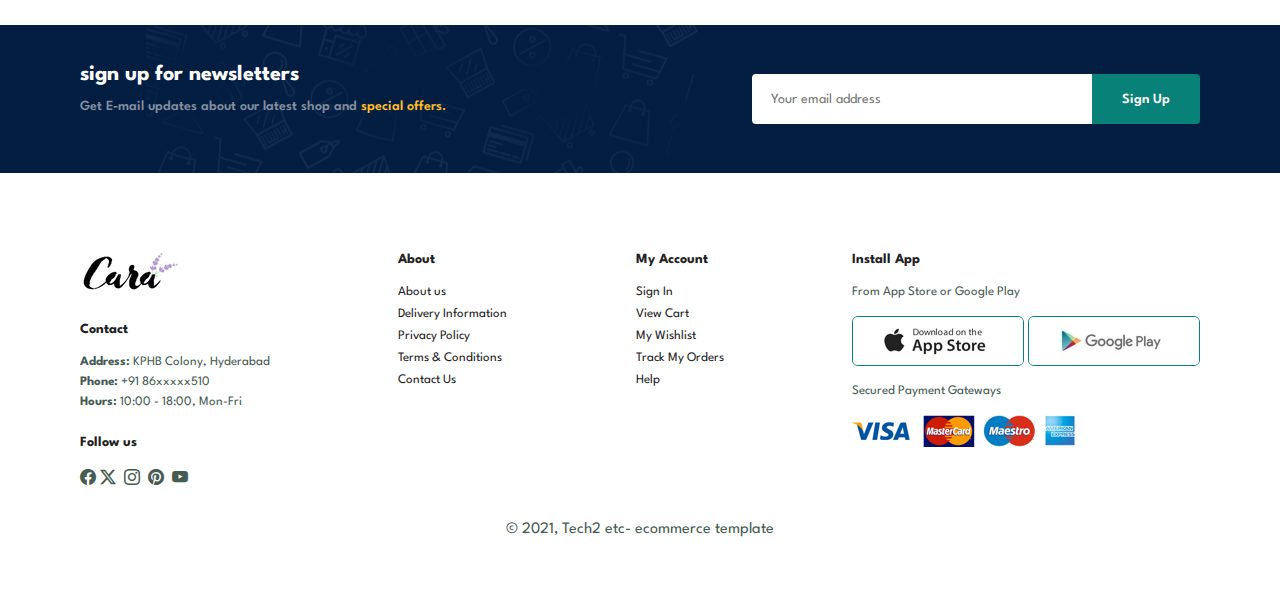
<file: files/contact.html>
<!DOCTYPE html>
<html lang="en">
  <head>
    <meta charset="UTF-8" />
    <meta http-equiv="X-UA-Compatible" content="IE=edge" />
    <meta name="viewport" content="width=device-width, initial-scale=1.0" />
    <title>Document</title>

    <link
      rel="stylesheet"
      href="https://cdn.jsdelivr.net/npm/bootstrap-icons@1.11.3/font/bootstrap-icons.min.css"
    />

    <link rel="stylesheet" href="style.css" />
  </head>

  <body>
    <section id="header">
      <a href="#"><img src="img/logo.png" alt="" class="'logo" /></a>
      <div>
        <ul id="navbar">
          <li><a href="../index.html">Home</a></li>
          <li><a href="shop.html">Shop</a></li>
          <li><a href="blog.html">Blog</a></li>
          <li><a href="about.html">About</a></li>
          <li><a class="active" href="contact.html">Contact</a></li>
          <li id="lg-bag">
            <a href="cart.html"><i class="bi bi-bag"></i></a>
          </li>
          <a href="#" id="close"><i class="bi bi-x"></i></a>
        </ul>
      </div>
      <div id="mobile">
        <a href="cart.html"><i class="bi bi-bag"></i></a>
        <i id="bar" class="bi bi-list"></i>
      </div>
    </section>
    <section id="page-header" class="about-header">
      <h2>#Contact_Us</h2>
      <p>LEAVE A MESSAGE,We love to hear from you!</p>
    </section>
    <section id="contact-details" class="section-p1">
      <div class="details">
        <span>GET IN TOUCH</span>
        <h2>Visit one of our agency loaction or contact us today</h2>
        <h3>Head Office</h3>
        <div>
          <li>
            <i class="bi bi-map"></i>
            <p>56 Glassford Street Glasgow G1 1UL New York</p>
          </li>
          <li>
            <i class="bi bi-envelope"></i>
            <p>dineshpendem123@gmail.com</p>
          </li>
          <li>
            <i class="bi bi-telephone-fill"></i>
            <p>https://github.com/dineshpendem</p>
          </li>
          <li>
            <i class="bi bi-clock"></i>
            <p>Monday to saturday: 9.00am to 16.00pm</p>
          </li>
        </div>
      </div>
      <div class="map">
        <iframe
          src="https://www.google.com/maps/embed?pb=!1m18!1m12!1m3!1d3722.434346387409!2d79.09629137487674!3d21.09524288549252!2m3!1f0!2f0!3f0!3m2!1i1024!2i768!4f13.1!3m3!1m2!1s0x3bd4bf251fb8755d%3A0x71a961efb713a4d5!2sManewada%20-%20Besa%20Rd%2C%20Manewada%2C%20Nagpur%2C%20Maharashtra!5e0!3m2!1sen!2sin!4v1690951816909!5m2!1sen!2sin"
          width="600"
          height="450"
          style="border: 0"
          allowfullscreen=""
          loading="lazy"
          referrerpolicy="no-referrer-when-downgrade"
        ></iframe>
      </div>
    </section>
    <section id="form-details">
      <form action="">
        <span>LEAVE A MESSAGE</span>
        <h2>We love to hear from you</h2>
        <input type="text" placeholder="Your Name" />
        <input type="email" placeholder="Your E-Mail" />
        <input type="text" placeholder="Subject" />
        <textarea name="" id="" cols="30" rows="10"></textarea>
        <button type="submit" class="normal">Submit</button>
      </form>
      <div class="people">
        <div>
          <img src="./img/people/1.png" alt="P-1" />
          <p>
            <span>John Doe</span> Senior Marketing Manager <br />Phone: +000 123
            000 77 88 <br />Email: contact@gmail.com
          </p>
        </div>
        <div>
          <img src="./img/people/2.png" alt="P-1" />
          <p>
            <span>Willam Smith</span> Senior Marketing Manager <br />Phone: +000
            123 000 77 88 <br />Email: contact@gmail.com
          </p>
        </div>
        <div>
          <img src="./img/people/3.png" alt="P-1" />
          <p>
            <span>Emma Stone</span> Senior Marketing Manager <br />Phone: +000
            123 000 77 88 <br />Email: contact@gmail.com
          </p>
        </div>
      </div>
    </section>
    <section id="newsletter" class="section-p1 section-m1">
      <div class="newstext">
        <h4>sign up for newsletters</h4>
        <p>
          Get E-mail updates about our latest shop and
          <span>special offers.</span>
        </p>
      </div>
      <div class="form">
        <input type="text" placeholder="Your email address" />
        <button class="normal">Sign Up</button>
      </div>
    </section>
    <footer class="section-p1">
      <div class="footer">
        <div class="col">
          <img class="logo" src="img/logo.png" alt="" />
          <h4>Contact</h4>
          <p><strong>Address:</strong> KPHB Colony, Hyderabad</p>
          <p><strong>Phone:</strong> +91 86xxxxx510</p>
          <p><strong>Hours:</strong> 10:00 - 18:00, Mon-Fri</p>
          <div class="follow">
            <h4>Follow us</h4>
            <div class="icon">
              <i class="bi bi-facebook"></i><i class="bi bi-twitter-x"></i>
              <i class="bi bi-instagram"></i>
              <i class="bi bi-pinterest"></i>
              <i class="bi bi-youtube"></i>
            </div>
          </div>
        </div>
        <div class="col">
          <h4>About</h4>
          <a href="#">About us</a><a href="#">Delivery Information</a
          ><a href="#">Privacy Policy</a><a href="#">Terms & Conditions</a
          ><a href="#">Contact Us</a>
        </div>
        <div class="col">
          <h4>My Account</h4>
          <a href="#">Sign In</a><a href="#">View Cart</a
          ><a href="#">My Wishlist</a><a href="#">Track My Orders</a
          ><a href="#">Help</a>
        </div>
        <div class="col install">
          <h4>Install App</h4>
          <p>From App Store or Google Play</p>
          <div class="row">
            <img src="img/pay/app.jpg" alt="" />
            <img src="img/pay/play.jpg" alt="" />
          </div>
          <p>Secured Payment Gateways</p>
          <img src="img/pay/pay.png" alt="" />
        </div>
      </div>
      <div class="copyright">
        <p>&copy; 2021, Tech2 etc- ecommerce template</p>
      </div>
    </footer>
    <script src="script.js"></script>
  </body>
</html>
</file>
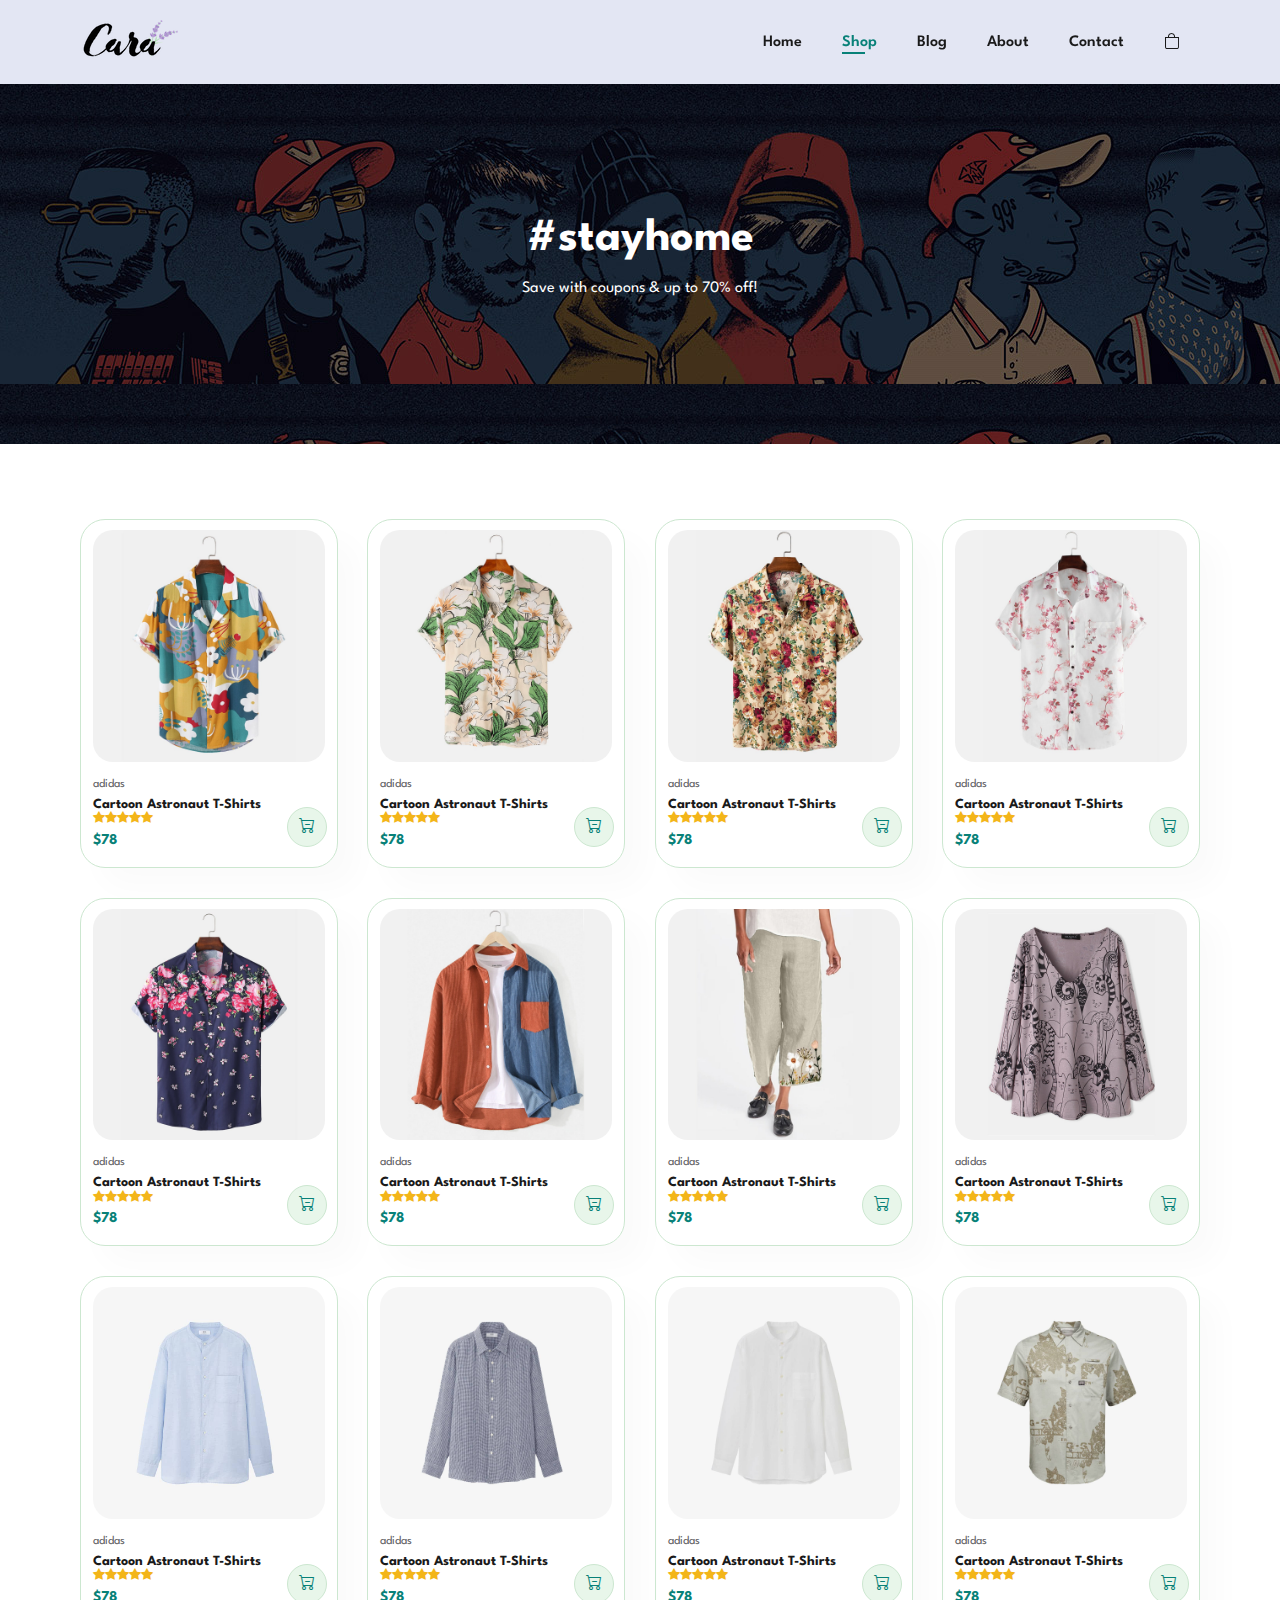
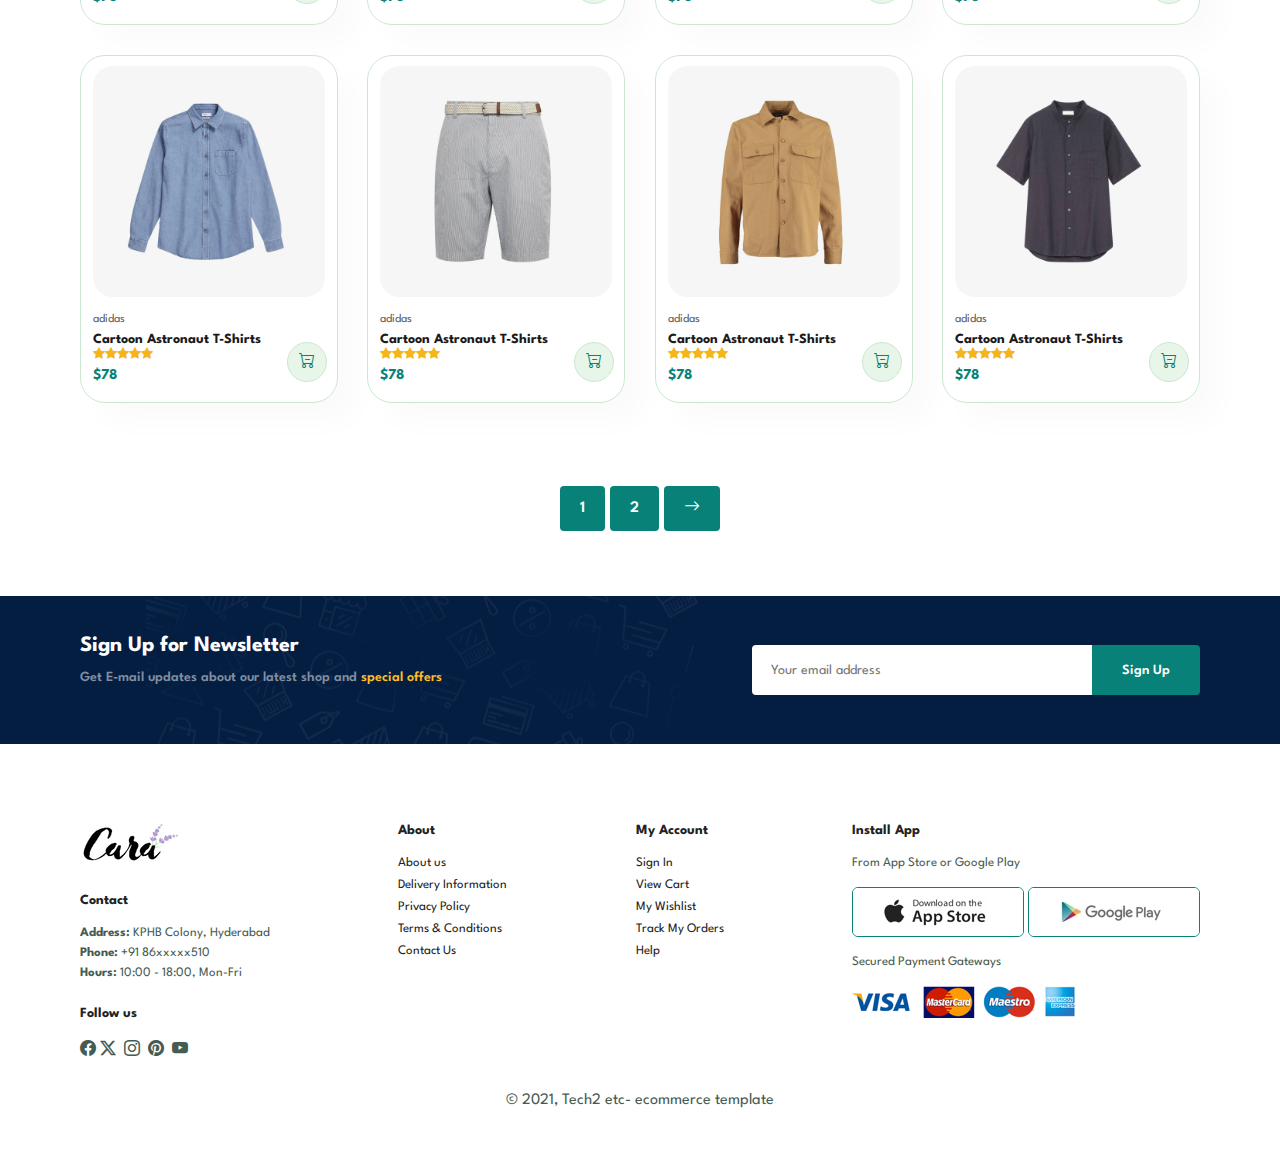
<file: files/shop.html>
<!DOCTYPE html>
<html lang="en">
  <head>
    <meta charset="UTF-8" />
    <meta http-equiv="X-UA-Compatible" content="IE=edge" />
    <meta name="viewport" content="width=device-width, initial-scale=1.0" />
    <title>Tech2etc Ecommerce Tutorial</title>
    <link
      rel="stylesheet"
      href="https://cdn.jsdelivr.net/npm/bootstrap-icons@1.11.3/font/bootstrap-icons.min.css"
    />
    <link
      rel="stylesheet"
      href="https://pro.fontawesome.com/releases/v5.10.0/css/all.css"
    />

    <link rel="stylesheet" href="style.css" />
  </head>

  <body>
    <section id="header">
      <a href="#"><img src="img/logo.png" alt="" class="'logo" /></a>
      <div>
        <ul id="navbar">
          <li><a href="../index.html">Home</a></li>
          <li><a class="active" href="shop.html">Shop</a></li>
          <li><a href="blog.html">Blog</a></li>
          <li><a href="about.html">About</a></li>
          <li><a href="contact.html">Contact</a></li>
          <li id="lg-bag">
            <a href="cart.html"><i class="bi bi-bag"></i></a>
          </li>
          <a href="#" id="close"><i class="bi bi-x"></i></a>
        </ul>
      </div>
      <div id="mobile">
        <a href="cart.html"><i class="bi bi-bag"></i></a>
        <i id="bar" class="bi bi-list"></i>
      </div>
    </section>
    <section id="page-header">
      <h2>#stayhome</h2>

      <p>Save with coupons & up to 70% off!</p>
    </section>
    <section id="product1" class="section-p1">
      <div class="pro-container">
        <div class="pro" onclick="window.location.href='sproduct.html'">
          <img src="img/products/f1.jpg" alt="" />
          <div class="des">
            <span>adidas</span>
            <h5>Cartoon Astronaut T-Shirts</h5>
            <div class="star">
              <i class="bi bi-star-fill"></i><i class="bi bi-star-fill"></i
              ><i class="bi bi-star-fill"></i><i class="bi bi-star-fill"></i
              ><i class="bi bi-star-fill"></i>
            </div>
            <h4>$78</h4>
          </div>
          <a href="#"><i class="bi bi-cart-dash cart"></i></a>
        </div>
        <div class="pro">
          <img src="img/products/f2.jpg" alt="" />
          <div class="des">
            <span>adidas</span>
            <h5>Cartoon Astronaut T-Shirts</h5>
            <div class="star">
              <i class="bi bi-star-fill"></i><i class="bi bi-star-fill"></i
              ><i class="bi bi-star-fill"></i><i class="bi bi-star-fill"></i
              ><i class="bi bi-star-fill"></i>
            </div>
            <h4>$78</h4>
          </div>
          <a href="#"><i class="bi bi-cart-dash cart"></i></a>
        </div>
        <div class="pro">
          <img src="img/products/f3.jpg" alt="" />
          <div class="des">
            <span>adidas</span>
            <h5>Cartoon Astronaut T-Shirts</h5>
            <div class="star">
              <i class="bi bi-star-fill"></i><i class="bi bi-star-fill"></i
              ><i class="bi bi-star-fill"></i><i class="bi bi-star-fill"></i
              ><i class="bi bi-star-fill"></i>
            </div>
            <h4>$78</h4>
          </div>
          <a href="#"><i class="bi bi-cart-dash cart"></i></a>
        </div>
        <div class="pro">
          <img src="img/products/f4.jpg" alt="" />
          <div class="des">
            <span>adidas</span>
            <h5>Cartoon Astronaut T-Shirts</h5>
            <div class="star">
              <i class="bi bi-star-fill"></i><i class="bi bi-star-fill"></i
              ><i class="bi bi-star-fill"></i><i class="bi bi-star-fill"></i
              ><i class="bi bi-star-fill"></i>
            </div>
            <h4>$78</h4>
          </div>
          <a href="#"><i class="bi bi-cart-dash cart"></i></a>
        </div>
        <div class="pro">
          <img src="img/products/f5.jpg" alt="" />
          <div class="des">
            <span>adidas</span>
            <h5>Cartoon Astronaut T-Shirts</h5>
            <div class="star">
              <i class="bi bi-star-fill"></i><i class="bi bi-star-fill"></i
              ><i class="bi bi-star-fill"></i><i class="bi bi-star-fill"></i
              ><i class="bi bi-star-fill"></i>
            </div>
            <h4>$78</h4>
          </div>
          <a href="#"><i class="bi bi-cart-dash cart"></i></a>
        </div>
        <div class="pro">
          <img src="img/products/f6.jpg" alt="" />
          <div class="des">
            <span>adidas</span>
            <h5>Cartoon Astronaut T-Shirts</h5>
            <div class="star">
              <i class="bi bi-star-fill"></i><i class="bi bi-star-fill"></i
              ><i class="bi bi-star-fill"></i><i class="bi bi-star-fill"></i
              ><i class="bi bi-star-fill"></i>
            </div>
            <h4>$78</h4>
          </div>
          <a href="#"><i class="bi bi-cart-dash cart"></i></a>
        </div>
        <div class="pro">
          <img src="img/products/f7.jpg" alt="" />
          <div class="des">
            <span>adidas</span>
            <h5>Cartoon Astronaut T-Shirts</h5>
            <div class="star">
              <i class="bi bi-star-fill"></i><i class="bi bi-star-fill"></i
              ><i class="bi bi-star-fill"></i><i class="bi bi-star-fill"></i
              ><i class="bi bi-star-fill"></i>
            </div>
            <h4>$78</h4>
          </div>
          <a href="#"><i class="bi bi-cart-dash cart"></i></a>
        </div>
        <div class="pro">
          <img src="img/products/f8.jpg" alt="" />
          <div class="des">
            <span>adidas</span>
            <h5>Cartoon Astronaut T-Shirts</h5>
            <div class="star">
              <i class="bi bi-star-fill"></i><i class="bi bi-star-fill"></i
              ><i class="bi bi-star-fill"></i><i class="bi bi-star-fill"></i
              ><i class="bi bi-star-fill"></i>
            </div>
            <h4>$78</h4>
          </div>
          <a href="#"><i class="bi bi-cart-dash cart"></i></a>
        </div>
        <div class="pro">
          <img src="img/products/n1.jpg" alt="" />
          <div class="des">
            <span>adidas</span>
            <h5>Cartoon Astronaut T-Shirts</h5>
            <div class="star">
              <i class="bi bi-star-fill"></i><i class="bi bi-star-fill"></i
              ><i class="bi bi-star-fill"></i><i class="bi bi-star-fill"></i
              ><i class="bi bi-star-fill"></i>
            </div>
            <h4>$78</h4>
          </div>
          <a href="#"><i class="bi bi-cart-dash cart"></i></a>
        </div>
        <div class="pro">
          <img src="img/products/n2.jpg" alt="" />
          <div class="des">
            <span>adidas</span>
            <h5>Cartoon Astronaut T-Shirts</h5>
            <div class="star">
              <i class="bi bi-star-fill"></i><i class="bi bi-star-fill"></i
              ><i class="bi bi-star-fill"></i><i class="bi bi-star-fill"></i
              ><i class="bi bi-star-fill"></i>
            </div>
            <h4>$78</h4>
          </div>
          <a href="#"><i class="bi bi-cart-dash cart"></i></a>
        </div>
        <div class="pro">
          <img src="img/products/n3.jpg" alt="" />
          <div class="des">
            <span>adidas</span>
            <h5>Cartoon Astronaut T-Shirts</h5>
            <div class="star">
              <i class="bi bi-star-fill"></i><i class="bi bi-star-fill"></i
              ><i class="bi bi-star-fill"></i><i class="bi bi-star-fill"></i
              ><i class="bi bi-star-fill"></i>
            </div>
            <h4>$78</h4>
          </div>
          <a href="#"><i class="bi bi-cart-dash cart"></i></a>
        </div>
        <div class="pro">
          <img src="img/products/n4.jpg" alt="" />
          <div class="des">
            <span>adidas</span>
            <h5>Cartoon Astronaut T-Shirts</h5>
            <div class="star">
              <i class="bi bi-star-fill"></i><i class="bi bi-star-fill"></i
              ><i class="bi bi-star-fill"></i><i class="bi bi-star-fill"></i
              ><i class="bi bi-star-fill"></i>
            </div>
            <h4>$78</h4>
          </div>
          <a href="#"><i class="bi bi-cart-dash cart"></i></a>
        </div>
        <div class="pro">
          <img src="img/products/n5.jpg" alt="" />
          <div class="des">
            <span>adidas</span>
            <h5>Cartoon Astronaut T-Shirts</h5>
            <div class="star">
              <i class="bi bi-star-fill"></i><i class="bi bi-star-fill"></i
              ><i class="bi bi-star-fill"></i><i class="bi bi-star-fill"></i
              ><i class="bi bi-star-fill"></i>
            </div>
            <h4>$78</h4>
          </div>
          <a href="#"><i class="bi bi-cart-dash cart"></i></a>
        </div>
        <div class="pro">
          <img src="img/products/n6.jpg" alt="" />
          <div class="des">
            <span>adidas</span>
            <h5>Cartoon Astronaut T-Shirts</h5>
            <div class="star">
              <i class="bi bi-star-fill"></i><i class="bi bi-star-fill"></i
              ><i class="bi bi-star-fill"></i><i class="bi bi-star-fill"></i
              ><i class="bi bi-star-fill"></i>
            </div>
            <h4>$78</h4>
          </div>
          <a href="#"><i class="bi bi-cart-dash cart"></i></a>
        </div>
        <div class="pro">
          <img src="img/products/n7.jpg" alt="" />
          <div class="des">
            <span>adidas</span>
            <h5>Cartoon Astronaut T-Shirts</h5>
            <div class="star">
              <i class="bi bi-star-fill"></i><i class="bi bi-star-fill"></i
              ><i class="bi bi-star-fill"></i><i class="bi bi-star-fill"></i
              ><i class="bi bi-star-fill"></i>
            </div>
            <h4>$78</h4>
          </div>
          <a href="#"><i class="bi bi-cart-dash cart"></i></a>
        </div>
        <div class="pro">
          <img src="img/products/n8.jpg" alt="" />
          <div class="des">
            <span>adidas</span>
            <h5>Cartoon Astronaut T-Shirts</h5>
            <div class="star">
              <i class="bi bi-star-fill"></i><i class="bi bi-star-fill"></i
              ><i class="bi bi-star-fill"></i><i class="bi bi-star-fill"></i
              ><i class="bi bi-star-fill"></i>
            </div>
            <h4>$78</h4>
          </div>
          <a href="#"><i class="bi bi-cart-dash cart"></i></a>
        </div>
      </div>
    </section>
    <section id="pagination" class="section-p1">
      <a href="#">1</a><a href="#">2</a
      ><a href="#"><i class="bi bi-arrow-right"></i></a>
    </section>
    <section id="newsletter" class="section-p1 section-m1">
      <div class="newstext">
        <h4>Sign Up for Newsletter</h4>
        <p>
          Get E-mail updates about our latest shop and
          <span>special offers</span>
        </p>
      </div>
      <div class="form">
        <input type="text" name="" id="" placeholder="Your email address" />
        <button class="normal">Sign Up</button>
      </div>
    </section>
    <footer class="section-p1">
      <div class="footer">
        <div class="col">
          <img class="logo" src="img/logo.png" alt="" />
          <h4>Contact</h4>
          <p><strong>Address:</strong> KPHB Colony, Hyderabad</p>
          <p><strong>Phone:</strong> +91 86xxxxx510</p>
          <p><strong>Hours:</strong> 10:00 - 18:00, Mon-Fri</p>
          <div class="follow">
            <h4>Follow us</h4>
            <div class="icon">
              <i class="bi bi-facebook"></i><i class="bi bi-twitter-x"></i>
              <i class="bi bi-instagram"></i>
              <i class="bi bi-pinterest"></i>
              <i class="bi bi-youtube"></i>
            </div>
          </div>
        </div>
        <div class="col">
          <h4>About</h4>
          <a href="#">About us</a><a href="#">Delivery Information</a
          ><a href="#">Privacy Policy</a><a href="#">Terms & Conditions</a
          ><a href="#">Contact Us</a>
        </div>
        <div class="col">
          <h4>My Account</h4>
          <a href="#">Sign In</a><a href="#">View Cart</a
          ><a href="#">My Wishlist</a><a href="#">Track My Orders</a
          ><a href="#">Help</a>
        </div>
        <div class="col install">
          <h4>Install App</h4>
          <p>From App Store or Google Play</p>
          <div class="row">
            <img src="img/pay/app.jpg" alt="" />
            <img src="img/pay/play.jpg" alt="" />
          </div>
          <p>Secured Payment Gateways</p>
          <img src="img/pay/pay.png" alt="" />
        </div>
      </div>
      <div class="copyright">
        <p>&copy; 2021, Tech2 etc- ecommerce template</p>
      </div>
    </footer>
    <script src="script.js"></script>
  </body>
</html>
</file>
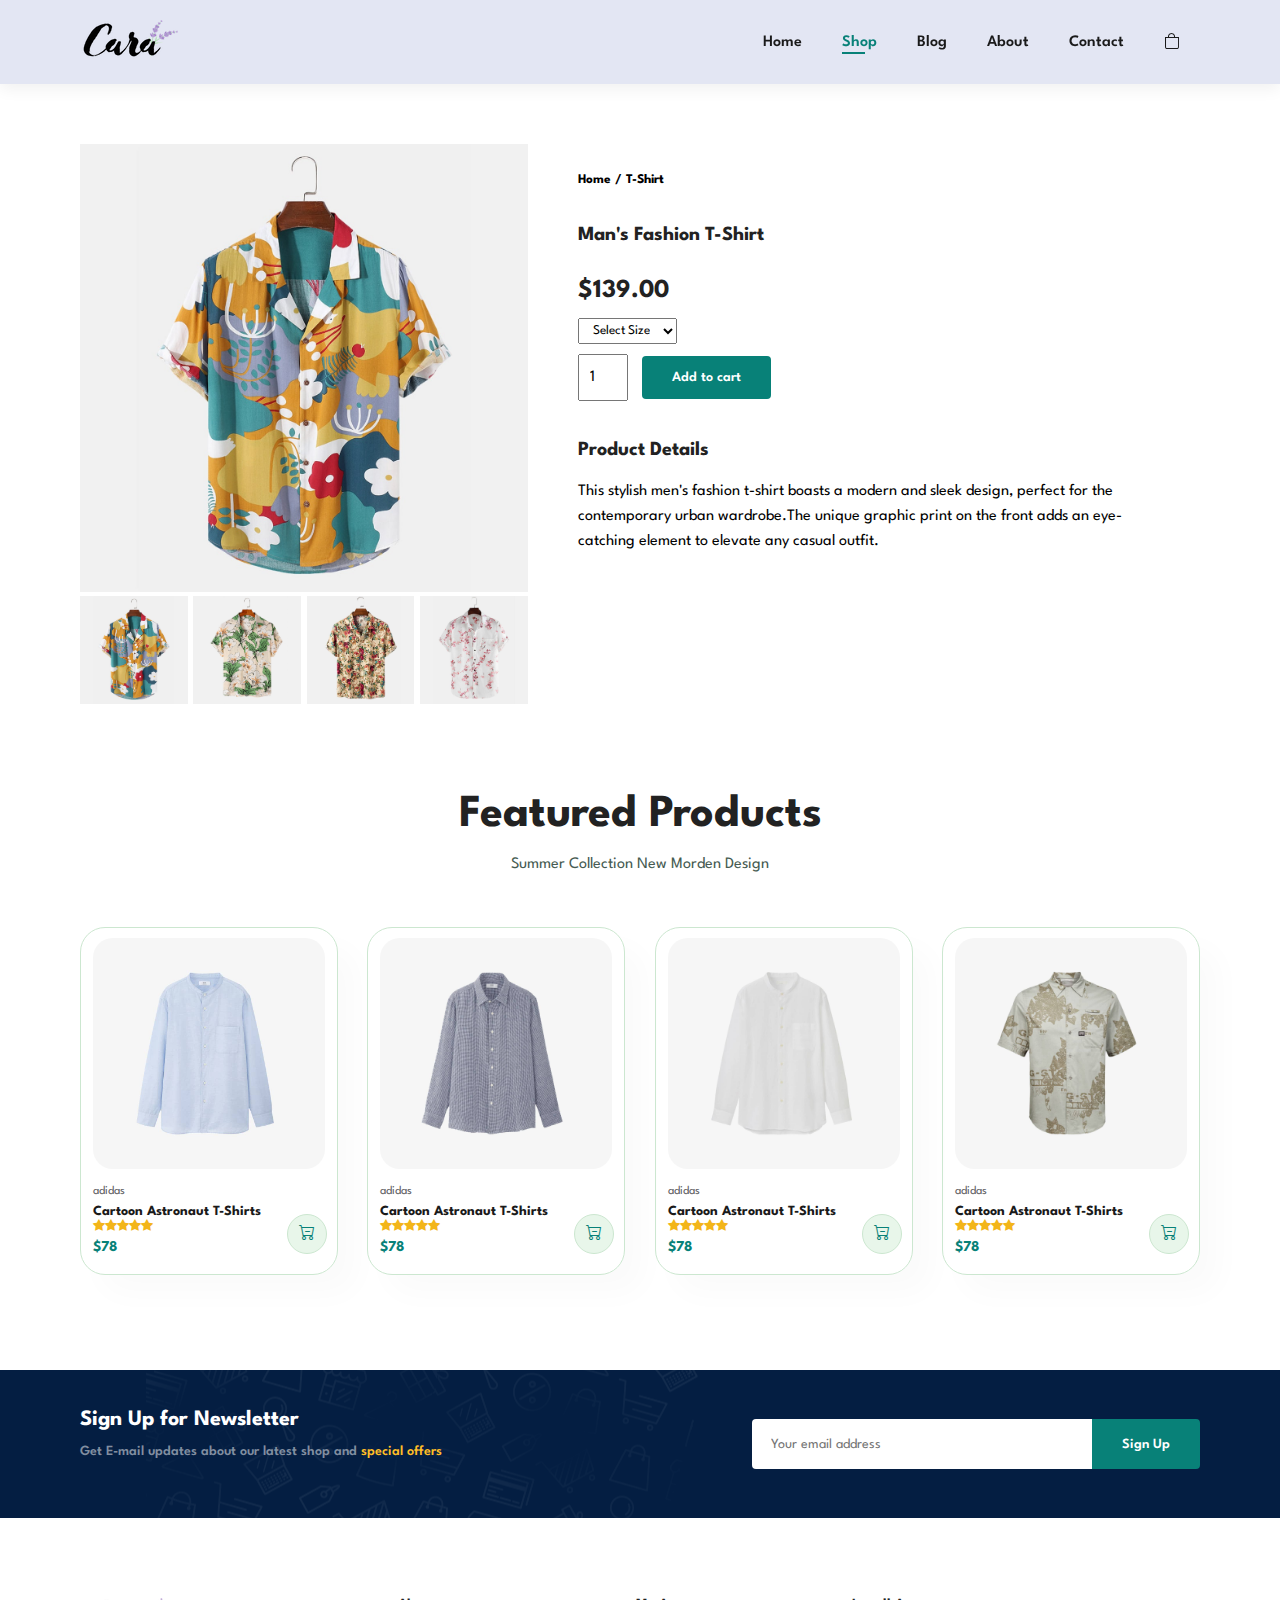
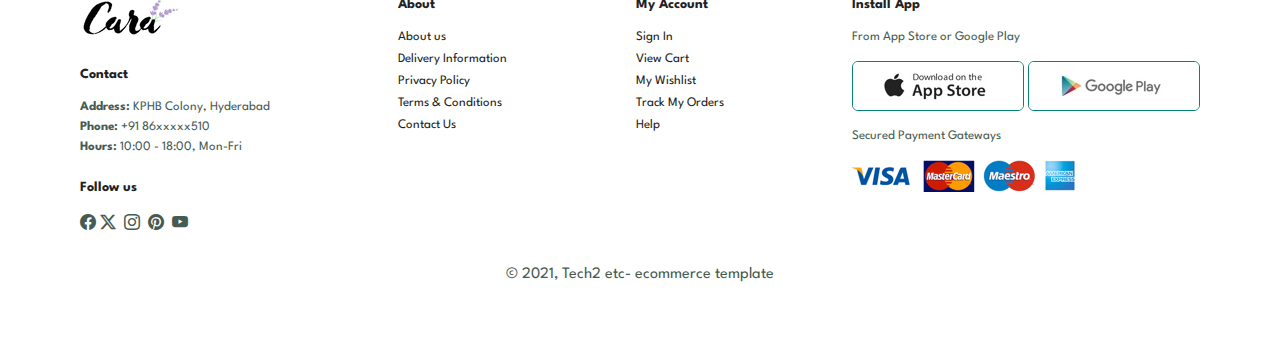
<file: files/sproduct.html>
<!DOCTYPE html>
<html lang="en">
  <head>
    <meta charset="UTF-8" />
    <meta http-equiv="X-UA-Compatible" content="IE=edge" />
    <meta name="viewport" content="width=device-width, initial-scale=1.0" />
    <title>Tech2etc Ecommerce Tutorial</title>
    <link
      rel="stylesheet"
      href="https://cdn.jsdelivr.net/npm/bootstrap-icons@1.11.3/font/bootstrap-icons.min.css"
    />
    <link
      rel="stylesheet"
      href="https://pro.fontawesome.com/releases/v5.10.0/css/all.css"
    />

    <link rel="stylesheet" href="style.css" />
  </head>

  <body>
    <section id="header">
      <a href="#"><img src="img/logo.png" alt="" class="'logo" /></a>
      <div>
        <ul id="navbar">
          <li><a href="../index.html">Home</a></li>
          <li><a class="active" href="shop.html">Shop</a></li>
          <li><a href="blog.html">Blog</a></li>
          <li><a href="about.html">About</a></li>
          <li><a href="contact.html">Contact</a></li>
          <li id="lg-bag">
            <a href="cart.html"><i class="bi bi-bag"></i></a>
          </li>
          <a href="#" id="close"><i class="bi bi-x"></i></a>
        </ul>
      </div>
      <div id="mobile">
        <a href="cart.html"><i class="bi bi-bag"></i></a>
        <i id="bar" class="bi bi-list"></i>
      </div>
    </section>
    <section id="prodetails" class="section-p1">
      <div class="single-pro-image">
        <img src="./img/products/f1.jpg" alt="P-1" width="100%" id="mainImg" />
        <div class="small-img-group">
          <div class="small-img-col">
            <img
              src="./img/products/f1.jpg"
              width="100%"
              alt="P-1"
              class="small-img"
            />
          </div>
          <div class="small-img-col">
            <img
              src="./img/products/f2.jpg"
              width="100%"
              alt="P-2"
              class="small-img"
            />
          </div>
          <div class="small-img-col">
            <img
              src="./img/products/f3.jpg"
              width="100%"
              alt="P-3"
              class="small-img"
            />
          </div>
          <div class="small-img-col">
            <img
              src="./img/products/f4.jpg"
              width="100%"
              alt="P-4"
              class="small-img"
            />
          </div>
        </div>
      </div>
      <div class="single-pro-details">
        <h5>Home / T-Shirt</h5>
        <h4>Man's Fashion T-Shirt</h4>
        <h2>$139.00</h2>
        <select>
          <option>Select Size</option>
          <option>XL</option>
          <option>XXL</option>
          <option>Small</option>
          <option>Large</option>
        </select>
        <input type="number" value="1" />
        <button class="normal">Add to cart</button>
        <h4>Product Details</h4>
        <span
          >This stylish men's fashion t-shirt boasts a modern and sleek design,
          perfect for the contemporary urban wardrobe.The unique graphic print
          on the front adds an eye-catching element to elevate any casual
          outfit.
        </span>
      </div>
    </section>
    <section id="product1" class="section-p1">
      <h2>Featured Products</h2>
      <p>Summer Collection New Morden Design</p>
      <div class="pro-container">
        <div class="pro">
          <img src="img/products/n1.jpg" alt="" />
          <div class="des">
            <span>adidas</span>
            <h5>Cartoon Astronaut T-Shirts</h5>
            <div class="star">
              <i class="bi bi-star-fill"></i><i class="bi bi-star-fill"></i
              ><i class="bi bi-star-fill"></i><i class="bi bi-star-fill"></i
              ><i class="bi bi-star-fill"></i>
            </div>
            <h4>$78</h4>
          </div>
          <a href="#"><i class="bi bi-cart-dash cart"></i></a>
        </div>
        <div class="pro">
          <img src="img/products/n2.jpg" alt="" />
          <div class="des">
            <span>adidas</span>
            <h5>Cartoon Astronaut T-Shirts</h5>
            <div class="star">
              <i class="bi bi-star-fill"></i><i class="bi bi-star-fill"></i
              ><i class="bi bi-star-fill"></i><i class="bi bi-star-fill"></i
              ><i class="bi bi-star-fill"></i>
            </div>
            <h4>$78</h4>
          </div>
          <a href="#"><i class="bi bi-cart-dash cart"></i></a>
        </div>
        <div class="pro">
          <img src="img/products/n3.jpg" alt="" />
          <div class="des">
            <span>adidas</span>
            <h5>Cartoon Astronaut T-Shirts</h5>
            <div class="star">
              <i class="bi bi-star-fill"></i><i class="bi bi-star-fill"></i
              ><i class="bi bi-star-fill"></i><i class="bi bi-star-fill"></i
              ><i class="bi bi-star-fill"></i>
            </div>
            <h4>$78</h4>
          </div>
          <a href="#"><i class="bi bi-cart-dash cart"></i></a>
        </div>
        <div class="pro">
          <img src="img/products/n4.jpg" alt="" />
          <div class="des">
            <span>adidas</span>
            <h5>Cartoon Astronaut T-Shirts</h5>
            <div class="star">
              <i class="bi bi-star-fill"></i><i class="bi bi-star-fill"></i
              ><i class="bi bi-star-fill"></i><i class="bi bi-star-fill"></i
              ><i class="bi bi-star-fill"></i>
            </div>
            <h4>$78</h4>
          </div>
          <a href="#"><i class="bi bi-cart-dash cart"></i></a>
        </div>
      </div>
    </section>
    <section id="newsletter" class="section-p1 section-m1">
      <div class="newstext">
        <h4>Sign Up for Newsletter</h4>
        <p>
          Get E-mail updates about our latest shop and
          <span>special offers</span>
        </p>
      </div>
      <div class="form">
        <input type="text" name="" id="" placeholder="Your email address" />
        <button class="normal">Sign Up</button>
      </div>
    </section>
    <footer class="section-p1">
      <div class="footer">
        <div class="col">
          <img class="logo" src="img/logo.png" alt="" />
          <h4>Contact</h4>
          <p><strong>Address:</strong> KPHB Colony, Hyderabad</p>
          <p><strong>Phone:</strong> +91 86xxxxx510</p>
          <p><strong>Hours:</strong> 10:00 - 18:00, Mon-Fri</p>
          <div class="follow">
            <h4>Follow us</h4>
            <div class="icon">
              <i class="bi bi-facebook"></i><i class="bi bi-twitter-x"></i>
              <i class="bi bi-instagram"></i>
              <i class="bi bi-pinterest"></i>
              <i class="bi bi-youtube"></i>
            </div>
          </div>
        </div>
        <div class="col">
          <h4>About</h4>
          <a href="#">About us</a><a href="#">Delivery Information</a
          ><a href="#">Privacy Policy</a><a href="#">Terms & Conditions</a
          ><a href="#">Contact Us</a>
        </div>
        <div class="col">
          <h4>My Account</h4>
          <a href="#">Sign In</a><a href="#">View Cart</a
          ><a href="#">My Wishlist</a><a href="#">Track My Orders</a
          ><a href="#">Help</a>
        </div>
        <div class="col install">
          <h4>Install App</h4>
          <p>From App Store or Google Play</p>
          <div class="row">
            <img src="img/pay/app.jpg" alt="" />
            <img src="img/pay/play.jpg" alt="" />
          </div>
          <p>Secured Payment Gateways</p>
          <img src="img/pay/pay.png" alt="" />
        </div>
      </div>
      <div class="copyright">
        <p>&copy; 2021, Tech2 etc- ecommerce template</p>
      </div>
    </footer>
    <script>
      var mainImg = document.getElementById("mainImg");
      var smallImg = document.getElementsByClassName("small-img");

      smallImg[0].addEventListener("click", () => {
        mainImg.src = smallImg[0].src;
      });
      smallImg[1].addEventListener("click", () => {
        mainImg.src = smallImg[1].src;
      });
      smallImg[2].addEventListener("click", () => {
        mainImg.src = smallImg[2].src;
      });
      smallImg[3].addEventListener("click", () => {
        mainImg.src = smallImg[3].src;
      });
    </script>
    <script src="script.js"></script>
  </body>
</html>
</file>
<file: files/style.css>
@import url("https://fonts.googleapis.com/css2?family=Spartan:wght@100;200;300;400;500;600;700;800;900&display=swap");
* {
  margin: 0;
  padding: 0;
  box-sizing: border-box;
  font-family: "Spartan", sans-serif;
}

html {
  scroll-behavior: smooth;
}

/* Global Styles */

h1 {
  font-size: 50px;
  line-height: 64px;
  color: #222;
}

h2 {
  font-size: 46px;
  line-height: 54px;
  color: #222;
}

h4 {
  font-size: 20px;
  color: #222;
}

h6 {
  font-weight: 700;
  font-size: 12px;
}

p {
  font-size: 16px;
  color: #465b52;
  margin: 15px 0 20px 0;
}

.section-p1 {
  padding: 40px 80px;
}

.section-m1 {
  margin: 40px 0;
}
button.normal {
  font-size: 14px;
  font-weight: 600;
  padding: 15px 30px;
  color: #000;
  background-color: #fff;
  border-radius: 4px;
  cursor: pointer;
  border: none;
  outline: none;
  transition: 0.2s;
}
button.white {
  font-size: 13px;
  font-weight: 600;
  padding: 11px 18px;
  color: #fff;
  background-color: transparent;

  cursor: pointer;
  border: 1px solid #fff;
  outline: none;
  transition: 0.2s;
}
body {
  width: 100%;
}
/* Header Start */
#header {
  display: flex;
  align-items: center;
  justify-content: space-between;
  padding: 20px 80px;
  background: #e3e6f3;
  box-shadow: 0 5px 15px rgba(0, 0, 0, 0.06);
  z-index: 999;
  position: sticky;
  top: 0;
  left: 0;
}
#navbar {
  display: flex;
  align-items: center;
  justify-content: center;
}
#navbar li {
  list-style: none;
  padding: 0 20px;
  position: relative;
}
#navbar li a {
  text-decoration: none;
  font-size: 16px;
  font-weight: 600;
  color: #1a1a1a;
  transition: 0.3s ease;
}
#navbar li a:hover,
#navbar li a.active {
  color: #088178;
}
#navbar li a.active::after,
#navbar li a:hover::after {
  content: "";
  width: 30%;
  height: 2px;
  background-color: #088178;
  position: absolute;
  bottom: -4px;
  left: 20px;
}
#mobile {
  display: none;
  align-items: center;
}
#close {
  display: none;
}
/* Home page */
#hero {
  background-image: url("img/hero4.png");
  height: 90vh;
  width: 100%;
  background-position: top 25% right 0;
  background-size: cover;
  padding: 0 80px;
  display: flex;
  flex-direction: column;
  align-items: flex-start;
  justify-content: center;
}
#hero h4 {
  padding-bottom: 15px;
}
#hero h1 {
  color: #088178;
}
#hero button {
  background-image: url("img/button.png");
  color: #088178;
  background-color: transparent;
  border: 0;
  padding: 14px 80px 14px 65px;
  background-repeat: no-repeat;
  cursor: pointer;
  font-weight: 700;
  font-size: 15px;
}
#feature {
  display: flex;
  align-items: center;
  justify-content: space-between;
  flex-wrap: wrap;
}
#feature .fe-box {
  width: 180px;
  text-align: center;
  padding: 25px 15px;
  box-shadow: 20px 20px 34px rgba(0, 0, 0, 0.03);
  border: 1px solid #cce7d0;
  border-radius: 4px;
  margin: 15px 0;
}
#feature .fe-box:hover {
  box-shadow: 10px 10px 54px rgba(70, 62, 221, 0.1);
}
#feature .fe-box h6 {
  padding: 9px 8px 6px 8px;
  line-height: 1;
  border-radius: 4px;
  color: #088178;
  background-color: #fddde4;
}
#feature .fe-box img {
  width: 100px;
  margin-bottom: 10px;
}
#feature .fe-box:nth-child(2) h6 {
  background-color: #cdebbc;
}
#feature .fe-box:nth-child(3) h6 {
  background-color: #d1e8f2;
}
#feature .fe-box:nth-child(4) h6 {
  background-color: #cdd4f8;
}
#feature .fe-box:nth-child(5) h6 {
  background-color: #f6dbf6;
}
#feature .fe-box:nth-child(6) h6 {
  background-color: #fff2e5;
}
#product1 {
  text-align: center;
}
#product1 .pro-container {
  display: flex;
  justify-content: space-between;
  padding-top: 20px;
  flex-wrap: wrap;
}
#product1 .pro {
  width: 23%;
  min-width: 250px;
  padding: 10px 12px;
  border: 1px solid #cce7d0;
  border-radius: 25px;
  cursor: pointer;
  box-shadow: 20px 20px 30px rgba(0, 0, 0, 0.02);
  margin: 15px 0;
  transition: 0.2s ease;
  position: relative;
}
#product1 .pro:hover {
  box-shadow: 20px 20px 30px rgba(0, 0, 0, 0.06);
}
#product1 .pro img {
  width: 100%;
  border-radius: 20px;
}
#product1 .pro .des {
  text-align: start;
  padding: 10px 0;
}
#product1 .pro .des span {
  color: #606063;
  font-size: 12px;
}
#product1 .pro .des h5 {
  padding-top: 7px;
  color: #1a1a1a;
  font-size: 14px;
}
#product1 .pro .des i {
  font-size: 12px;
  color: rgb(243, 181, 25);
}
#product1 .pro .des h4 {
  padding-top: 7px;
  font-size: 15px;
  font-weight: 700;
  color: #088178;
}
#product1 .pro .cart {
  width: 40px;
  height: 40px;
  line-height: 40px;
  border-radius: 50px;
  background-color: #e8f6ea;
  font-weight: 500;
  color: #088178;
  border: 1px solid #cce7d0;
  position: absolute;
  bottom: 20px;
  right: 10px;
}
#banner {
  display: flex;
  flex-direction: column;
  justify-content: center;
  align-items: center;
  text-align: center;
  background-image: url("img/banner/b2.jpg");
  width: 100%;
  height: 40vh;
  background-size: cover;
  background-position: center;
}
#banner h4 {
  color: #fff;
  font-size: 16px;
}
#banner h2 {
  color: #fff;
  font-size: 30px;
  padding: 10px 0;
}
#banner h2 span {
  color: #ef3636;
}
#banner button:hover {
  background-color: #088178;
  color: #fff;
}
#sm-banner .banner-box {
  display: flex;
  flex-direction: column;
  justify-content: center;
  align-items: flex-start;
  padding: 30px;
  background-image: url("img/banner/b17.jpg");
  min-width: 580px;
  height: 50vh;
  background-size: cover;
  background-position: center;
}
#sm-banner .banner-box2 {
  background-image: url("img/banner/b10.jpg");
}
#sm-banner {
  display: flex;
  justify-content: space-between;
  flex-wrap: wrap;
}
#sm-banner h4 {
  color: #fff;
  font-size: 20px;
  font-weight: 300;
}
#sm-banner h2 {
  color: #fff;
  font-size: 28px;
  font-weight: 800;
}
#sm-banner span {
  color: #fff;
  font-size: 14px;
  font-weight: 500;
  padding-bottom: 15px;
}
#sm-banner .banner-box:hover button {
  background: #088178;
  border: 1px solid #088178;
}
#banner3 {
  display: flex;
  justify-content: space-between;
  flex-wrap: wrap;
  padding: 0 80px;
}
#banner3 .banner-box {
  display: flex;
  flex-direction: column;
  justify-content: center;
  align-items: flex-start;
  padding: 20px;
  margin-bottom: 20px;
  background-image: url("img/banner/b7.jpg");
  min-width: 30%;
  height: 30vh;
  background-size: cover;
  background-position: center;
}
#banner3 .banner-box2 {
  background-image: url("img/banner/b4.jpg");
}
#banner3 .banner-box3 {
  background-image: url("img/banner/b18.jpg");
}
#banner3 h2 {
  color: #fff;
  font-weight: 900;
  font-size: 22px;
}
#banner3 h3 {
  color: #ec544e;
  font-weight: 800;
  font-size: 15px;
}
#newsletter {
  display: flex;
  justify-content: space-between;
  flex-wrap: wrap;
  align-items: center;
  background-image: url("img/banner/b14.png");
  background-repeat: no-repeat;
  background-position: 20% 30%;
  background-color: #041e42;
}
#newsletter h4 {
  font-size: 22px;
  font-weight: 700;
  color: #fff;
}
#newsletter p {
  font-size: 14px;
  font-weight: 600;
  color: #818ea0;
}
#newsletter p span {
  color: #ffbd27;
}
#newsletter .form {
  display: flex;
  width: 40%;
}
#newsletter input {
  height: 3.125rem;
  padding: 0 1.25em;
  font-size: 14px;
  width: 100%;
  border: 1px solid transparent;
  border-radius: 4px;
  outline: none;
  border-top-right-radius: 0;
  border-bottom-right-radius: 0;
}
#newsletter button {
  background-color: #088178;
  color: #fff;
  white-space: nowrap;
  border-top-left-radius: 0;
  border-bottom-left-radius: 0;
}
.footer {
  display: flex;
  flex-wrap: wrap;
  justify-content: space-between;
}
.footer .col {
  display: flex;
  flex-direction: column;
  align-items: flex-start;
  margin-bottom: 20px;
}
.footer .logo {
  margin-bottom: 30px;
}
.footer h4 {
  font-size: 14px;
  padding-bottom: 20px;
}
.footer p {
  font-size: 13px;
  margin: 0 0 8px 0;
}
.footer a {
  font-size: 13px;

  text-decoration: none;
  color: #222;
  margin-bottom: 10px;
}

.footer .follow {
  margin-top: 20px;
}
.footer .follow i {
  color: #465b52;
  padding-right: 4px;
  cursor: pointer;
}
.footer .install .row img {
  border: 1px solid #088178;
  border-radius: 6px;
}
.footer .install img {
  margin: 10px 0 15px 0;
}
.footer .follow i:hover,
.footer a:hover {
  color: #088178;
}
footer .copyright {
  width: 100%;
  text-align: center;
}
/* Media query */
@media (max-width: 799px) {
  .section-p1 {
    padding: 40px 40px;
  }
  #navbar {
    display: flex;
    flex-direction: column;
    align-items: flex-start;
    justify-content: flex-start;
    position: fixed;
    top: 0;
    right: -300px;
    height: 100vh;
    width: 300px;
    background-color: #e3e6f3;
    box-shadow: 0 40px 60px rgba(0, 0, 0, 0.1);
    padding: 80px 0 0 10px;
    transition: 0.3s;
  }
  #navbar li {
    margin-top: 25px;
  }
  #navbar.active {
    right: 0px;
  }
  #mobile {
    display: flex;
    align-items: center;
  }
  #mobile i {
    color: #1a1a1a;
    font-size: 24px;
    padding-left: 20px;
  }
  #close {
    display: initial;
    position: absolute;
    top: 30px;
    left: 30px;
    color: #222;
    font-size: 24px;
  }
  #lg-bag {
    display: none;
  }
  #hero {
    height: 70vh;
    padding: 0 80px;
    background-position: top 30% right 30%;
  }
  #feature {
    justify-content: center;
  }
  #feature .fe-box {
    margin: 15px 15px;
  }
  #product1 .pro-container {
    justify-content: center;
  }
  #product1 .pro {
    margin: 15px;
  }
  #banner {
    height: 20vh;
  }
  #sm-banner .banner-box {
    min-width: 100%;
    height: 30vh;
  }
  #banner3 {
    padding: 0 40px;
  }
  #banner3 .banner-box {
    width: 28%;
  }
  #newsletter .form {
    width: 70%;
  }
}
/* Shop page */
#page-header {
  background-image: url("./img/banner/b1.jpg");
  width: 100%;
  height: 40vh;
  display: flex;
  align-items: center;
  justify-content: center;
  text-align: center;
  flex-direction: column;
  padding: 14px;
}
#page-header h2,
#page-header p {
  color: #fff;
}
#pagination {
  text-align: center;
}
#pagination a {
  text-decoration: none;
  background-color: #088178;
  padding: 15px 20px;
  border-radius: 4px;
  color: #fff;
  font-weight: 600;
  margin: 2.5px;
}
#pagination a i {
  font-size: 16px;
  font-weight: 600;
}
/* Single product */
#prodetails {
  display: flex;
  margin-top: 20px;
}
#prodetails .single-pro-image {
  width: 40%;
  margin-right: 50px;
}
.small-img-group {
  display: flex;
  justify-content: space-between;
}
.small-img-col {
  flex-basis: 24%;
  cursor: pointer;
}

#prodetails .single-pro-details {
  width: 50%;
  padding-top: 30px;
}
#prodetails .single-pro-details h4 {
  padding: 40px 0 20px 0;
}
#prodetails .single-pro-details h2 {
  font-size: 26px;
}
#prodetails .single-pro-details select {
  display: block;
  padding: 5px 10px;
  margin-bottom: 10px;
}
#prodetails .single-pro-details input {
  width: 50px;
  height: 47px;
  padding-left: 10px;
  font-size: 16px;
  margin-right: 10px;
}
#prodetails .single-pro-details button {
  background: #088178;
  color: #fff;
}
#prodetails .single-pro-details input:focus {
  outline: none;
}
#prodetails .single-pro-details span {
  line-height: 25px;
}
/* Blog page */
#page-header.blog-header {
  background-image: url("img/banner/b19.jpg");
}
#blog {
  padding: 150px 150px 0 150px;
}
#blog .blog-box {
  display: flex;
  align-items: center;
  width: 100%;
  position: relative;
  padding-bottom: 90px;
}
#blog .blog-img {
  width: 50%;
  margin-right: 40px;
}
#blog img {
  width: 100%;
  height: 300px;
  object-fit: cover;
}
#blog .blog-details {
  width: 50%;
}
#blog .blog-details a {
  text-decoration: none;
  font-size: 11px;
  color: #000;
  font-weight: 700;
  position: relative;
  transition: 0.3s;
}
#blog .blog-details a::after {
  content: "";
  width: 50px;
  height: 1px;
  background-color: #000;
  position: absolute;
  top: 4px;
  right: -60px;
}
#blog .blog-details a:hover {
  color: #088178;
}
#blog .blog-details a:hover::after {
  background-color: #088178;
}
#blog .blog-box h1 {
  position: absolute;
  top: -40px;
  left: 0;
  font-size: 70px;
  font-weight: 700;
  color: #c9cbce;
  z-index: -9;
}
#page-header.about-header {
  background-image: url("./img/about/banner.png");
}
#about-head img {
  width: 50%;
  height: auto;
}
#about-head {
  display: flex;
  align-items: center;
}
#about-head div {
  padding-left: 40px;
}
#about-app {
  text-align: center;
}
#about-app .video {
  width: 70%;
  height: 100%;
  margin: 30px auto 0 auto;
}
#about-app .video video {
  width: 100%;
  height: 100%;
  border-radius: 20px;
}
/* Contact page */
#contact-details {
  display: flex;
  flex-direction: row;
  align-items: center;
  justify-content: space-between;
}
#contact-details .details {
  width: 40%;
}
#contact-details .details span,
#form-details form span {
  font-size: 12px;
}

#contact-details .details h2,
#form-details form h2 {
  font-size: 26px;
  line-height: 35px;
  padding: 20px 0;
}
#contact-details .details h3 {
  font-size: 16px;
  padding-bottom: 15px;
}
#contact-details .details li {
  list-style: none;
  display: flex;
  padding: 10px 0;
}

#contact-details .details li i {
  font-size: 14px;
  padding-right: 22px;
}
#contact-details .details li p {
  margin: 0;
  font-size: 14px;
}

#contact-details .map {
  width: 55%;
  height: 400px;
}

#contact-details .map iframe {
  width: 100%;
  height: 100%;
}

#form-details {
  display: flex;
  justify-content: space-between;
  align-items: center;
  margin: 30px;
  padding: 80px;
  border: 1px solid #bdbbbb;
}
#form-details form {
  width: 65%;
  display: flex;
  flex-direction: column;
  align-items: flex-start;
}

#form-details form input,
#form-details form textarea {
  width: 100%;
  padding: 12px 15px;
  outline: none;
  margin-bottom: 20px;
  border: 1px solid #bdbaba;
}
#form-details form button {
  background-color: #088178;
  color: white;
}

#form-details .people div {
  padding-bottom: 25px;
  display: flex;
  align-items: flex-start;
}
#form-details .people div img {
  width: 65px;
  height: 65px;
  object-fit: cover;
  margin-right: 15px;
}
#form-details .people div p {
  margin: 0;
  font-size: 13px;
  line-height: 25px;
}
#form-details .people div span {
  display: block;
  font-size: 16px;
  font-weight: 600;
  color: black;
}
@media screen and (max-width: 799px) {
  #form-details {
    padding: 40px;
  }
  #form-details .people {
    margin-left: 20px;
  }
  #form-details form {
    width: 55%;
  }
}

@media screen and (max-width: 477px) {
  #contact-details {
    flex-direction: column;
  }
  #contact-details .details {
    width: 100%;
    margin-bottom: 30px;
  }
  #contact-details .map {
    width: 100%;
  }
  #form-details {
    margin: 10px;
    padding: 10px 10px;
    flex-wrap: wrap;
  }
  #form-details form {
    width: 100%;
    margin-bottom: 30px;
  }
}

@media (max-width: 477px) {
  .section-p1 {
    padding: 20px;
  }
  #header {
    padding: 10px 30px;
  }
  h1 {
    font-size: 38px;
  }
  h2 {
    font-size: 32px;
  }
  #hero {
    padding: 0 20px;
    background-position: 55%;
  }
  #feature {
    justify-content: space-between;
  }
  #feature .fe-box {
    width: 155px;
    margin: 0 0 15px 0;
  }
  #product1 .pro {
    width: 100%;
  }
  #banner {
    height: 40vh;
  }
  #sm-banner .banner-box {
    height: 40vh;
  }
  #sm-banner .banner-box2 {
    margin-top: 20px;
  }
  #banner3 {
    padding: 0 20px;
  }
  #banner3 .banner-box {
    width: 100%;
  }
  #newsletter .form {
    width: 100%;
  }
  #newsletter {
    padding: 40px 20px;
  }
  .footer .copyright {
    text-align: start;
  }
  /* Single product */
  #prodetails {
    display: flex;
    flex-direction: column;
  }
  #prodetails .single-pro-image {
    width: 100%;
    margin-right: 0px;
  }
  #prodetails .single-pro-details {
    width: 100%;
  }
  /* Blog page */
  #blog .blog-box {
    display: flex;
    flex-direction: column;
    align-items: flex-start;
  }
  #blog {
    padding: 100px 20px 0 20px;
  }
  #blog .blog-img {
    width: 100%;
    margin-right: 0;
    margin-bottom: 30px;
  }
  #blog .blog-details {
    width: 100%;
  }
  /* About page */
  #about-head {
    flex-direction: column;
  }
  #about-head img {
    width: 100%;
    margin-bottom: 20px;
  }
  #about-head div {
    padding-left: 0px;
  }
  #about-head .video {
    width: 100%;
  }
}
/* Cart page */
#cart {
  overflow-x: auto;
}

#cart table {
  width: 100%;
  border-collapse: collapse;
  table-layout: fixed;
  white-space: nowrap;
}

#cart table img {
  width: 70px;
}

#cart table td:nth-child(1) {
  width: 100px;
  text-align: center;
}

#cart table td:nth-child(2) {
  width: 150px;
  text-align: center;
}

#cart table td:nth-child(3) {
  width: 250px;
  text-align: center;
}

#cart table td:nth-child(4),
#cart table td:nth-child(5),
#cart table td:nth-child(6) {
  width: 150px;
  text-align: center;
}

#cart table td:nth-child(5) input {
  width: 70px;
  padding: 10px 5px 10px 15px;
  outline: none;
}

#cart table thead {
  border: 1px solid #c8cac7;
  border-left: none;
  border-right: none;
}

#cart table thead td {
  font-weight: 700;
  text-transform: uppercase;
  font-size: 13px;
  padding: 18px 0;
}

#cart table tbody tr td {
  padding-top: 15px;
}

#cart table td {
  font-size: 13px;
}

#cart-add {
  display: flex;
  flex-wrap: wrap;
  justify-content: space-between;
}

#coupon {
  width: 50%;
  margin-bottom: 30px;
}

#coupon h3,
#sub-total {
  padding-bottom: 15px;
}

#coupon input {
  padding: 10px 20px;
  outline: none;
  width: 60%;
  margin-right: 10px;
  border: 1px solid #c8cac7;
}

#coupon button,
#sub-total button {
  background-color: #088178;
  color: white;
  padding: 12px 20px;
}

#sub-total {
  width: 50%;
  margin-bottom: 30px;
  border: 1px solid #e2e2e2;
  padding: 30px;
}

#sub-total table {
  border-collapse: collapse;
  width: 100%;
  margin-bottom: 20px;
}

#sub-total table td {
  width: 50%;
  border: 1px solid #e2e2e2;
  padding: 10px;
  font-size: 13px;
}

@media screen and (max-width: 477px) {
  #cart-add {
    flex-direction: column;
  }

  #coupon {
    width: 100%;
  }

  #sub-total {
    width: 100%;
    padding: 20px;
  }
}
</file>
